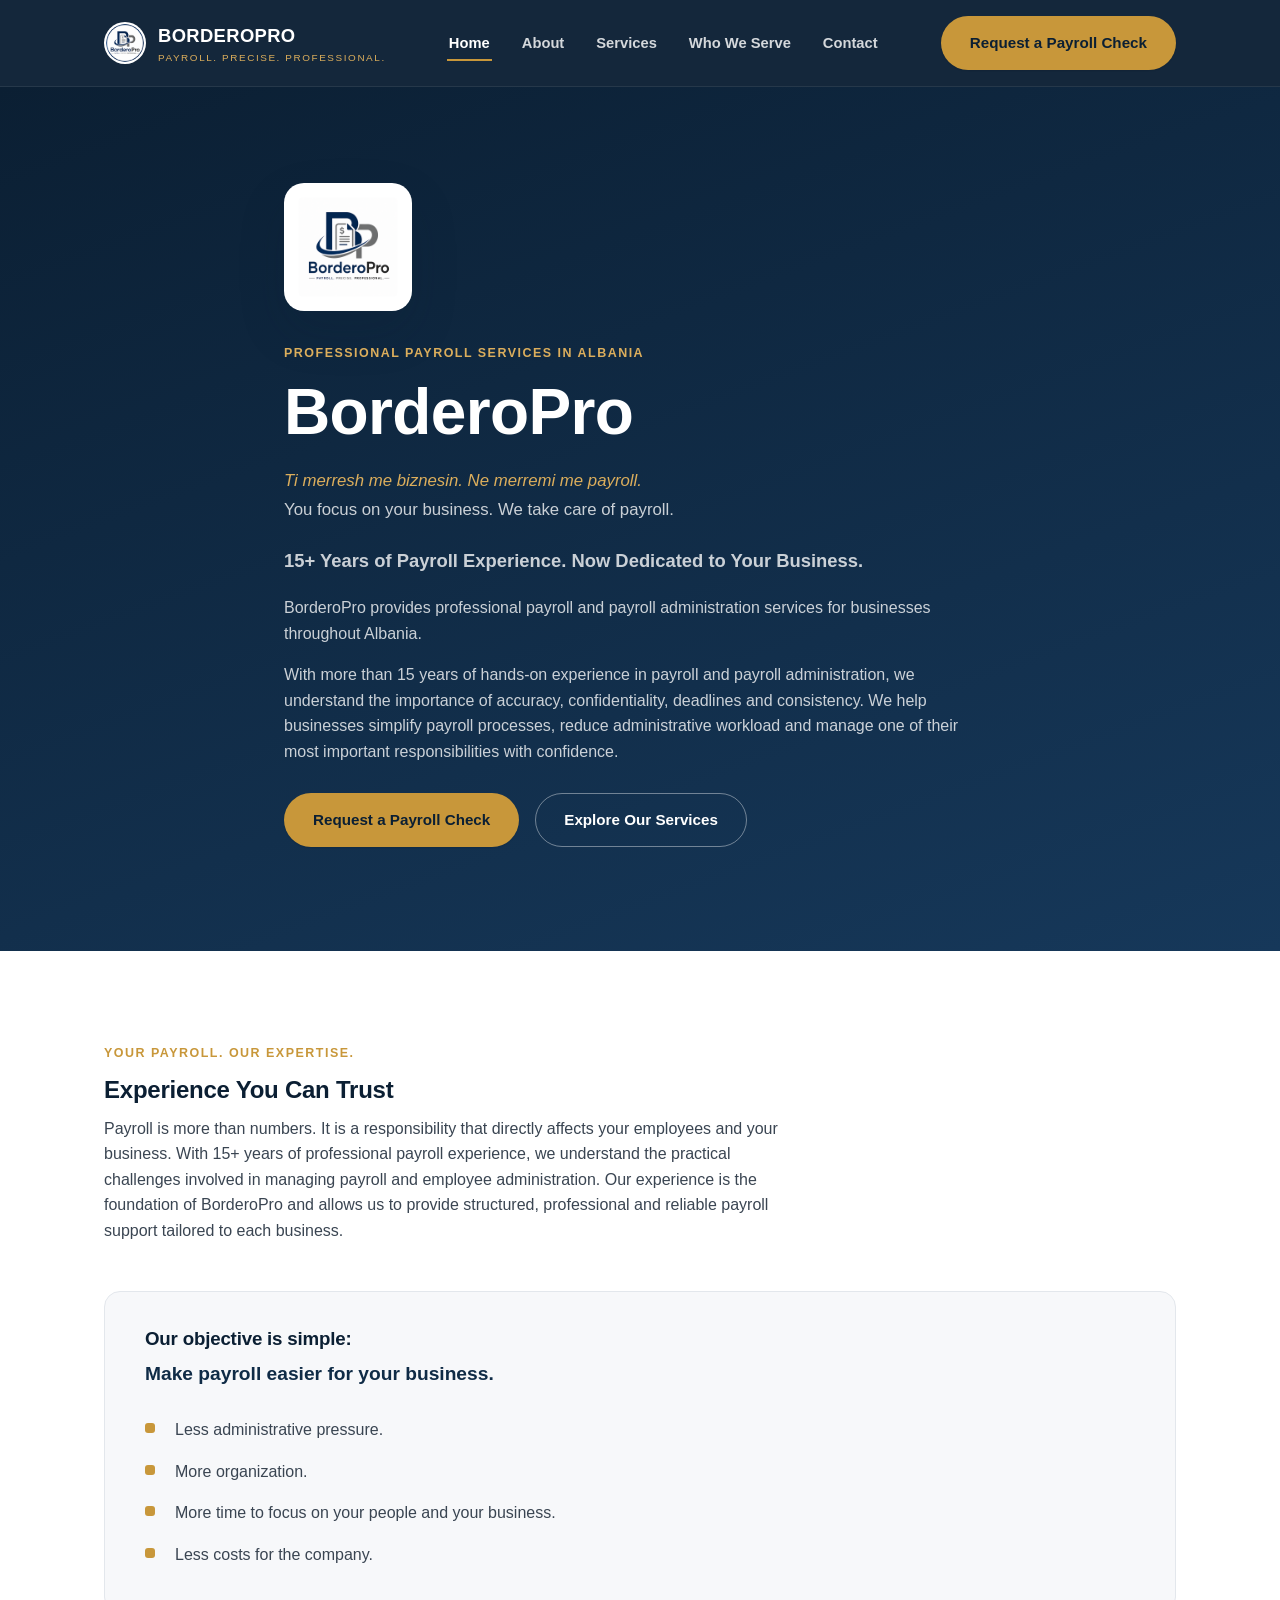
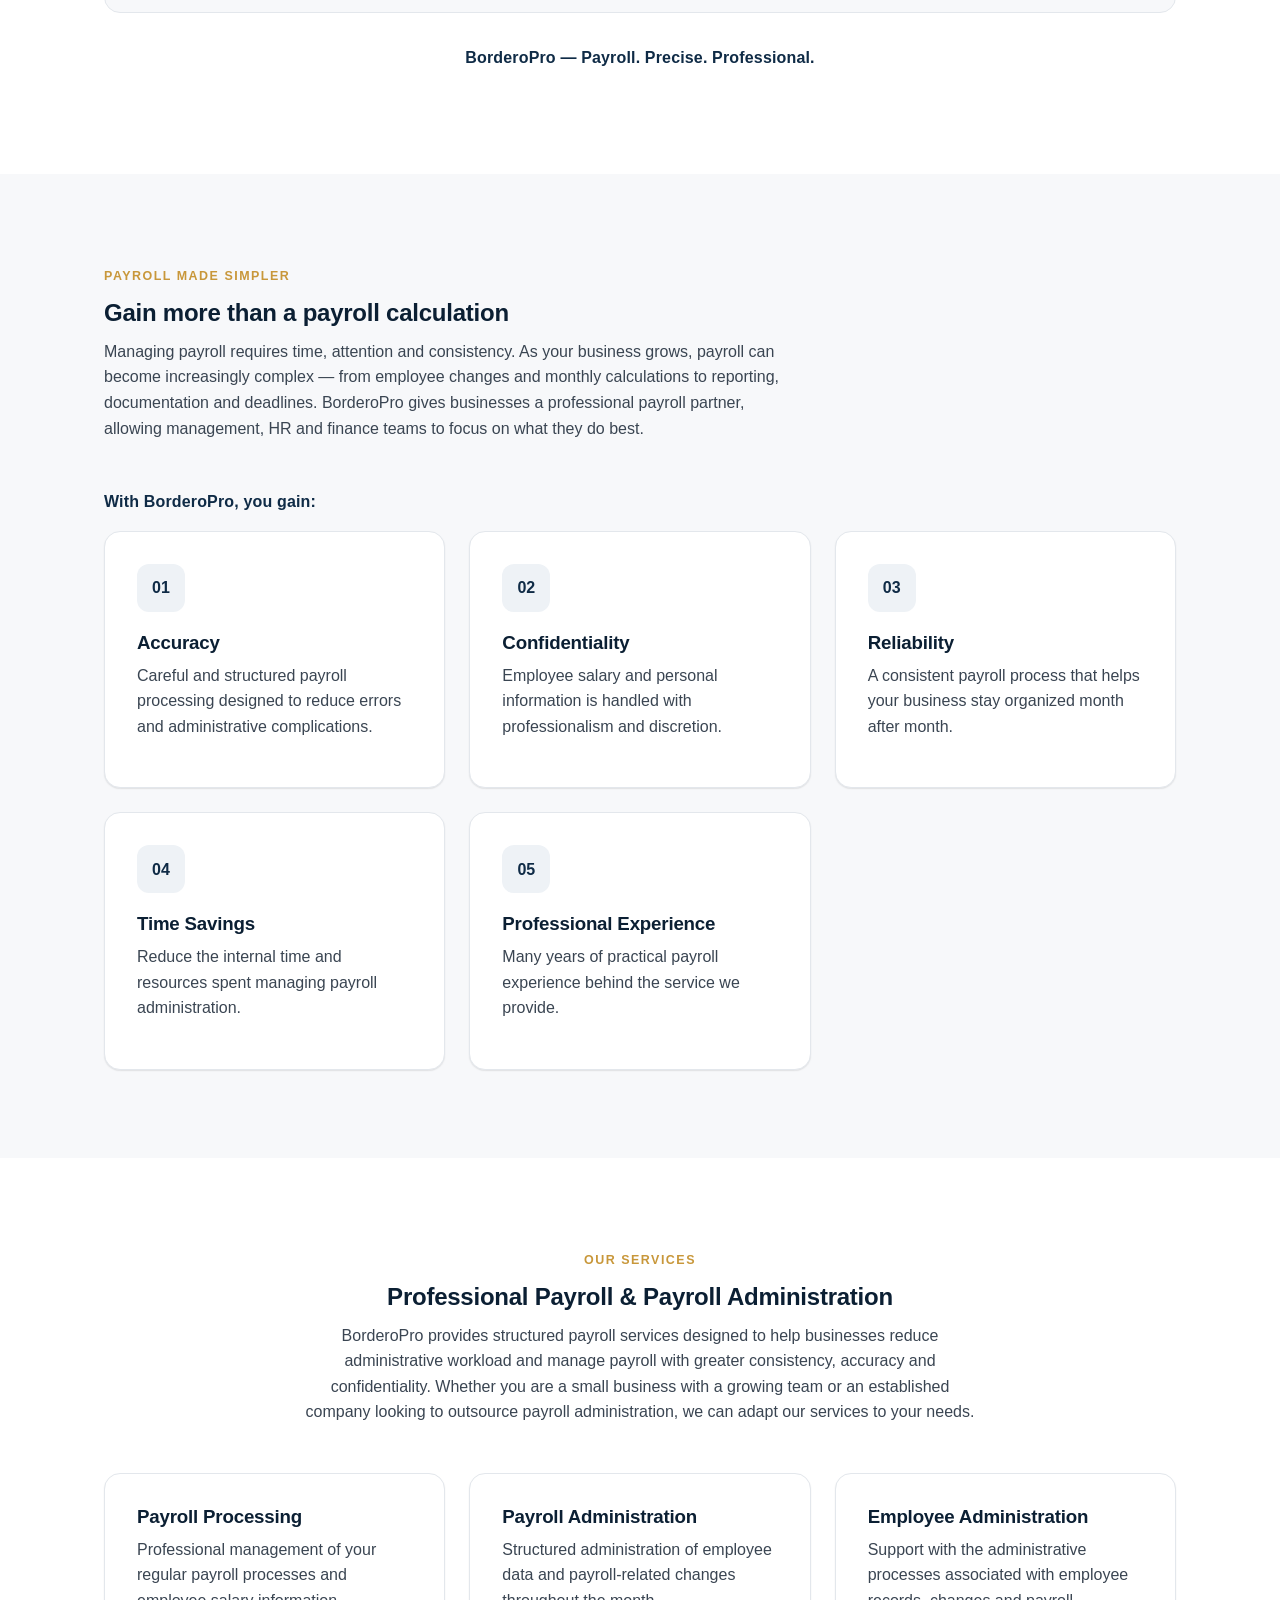
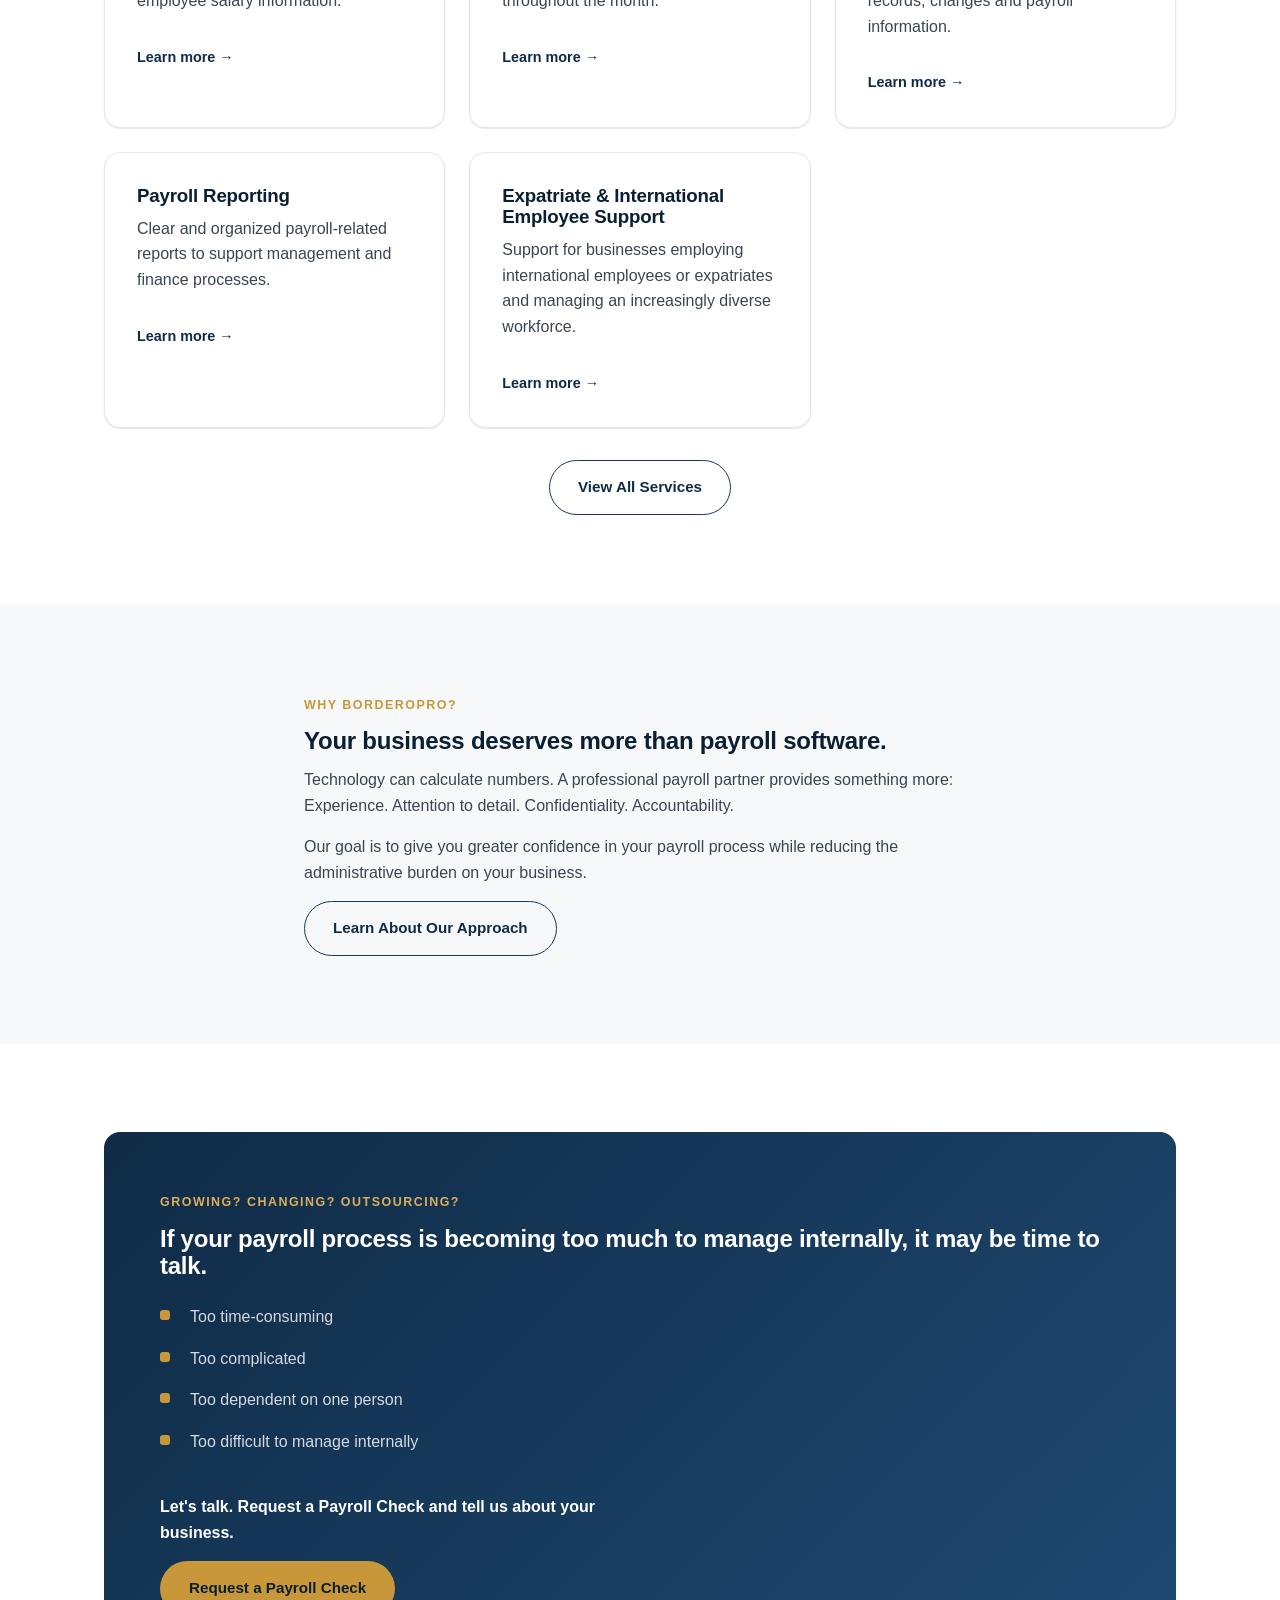
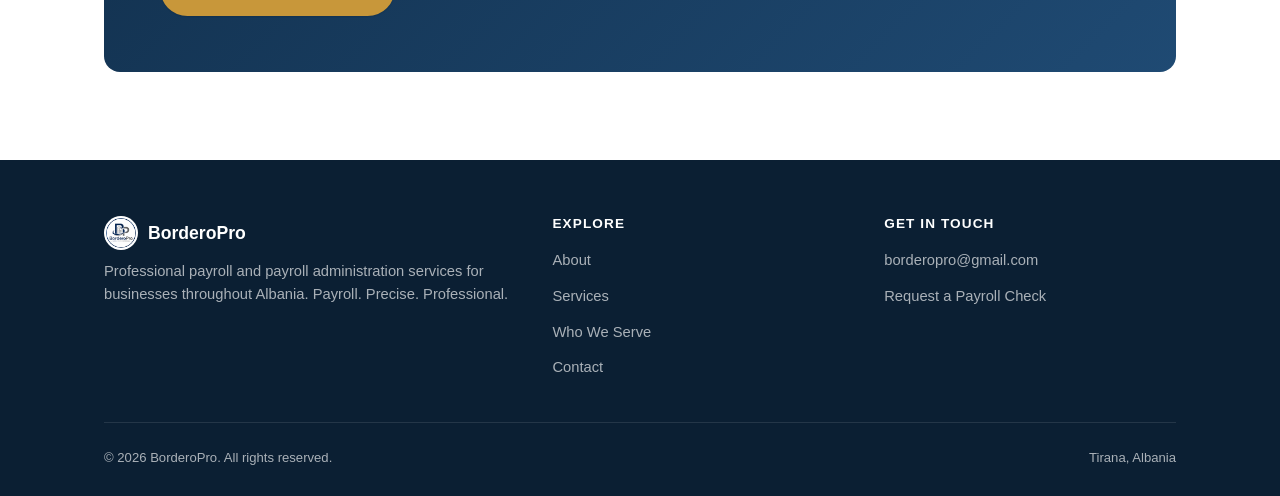
<file: index.html>
<!DOCTYPE html>
<html lang="en">
<head>
<meta charset="UTF-8">
<meta name="viewport" content="width=device-width, initial-scale=1.0">
<title>BorderoPro — Professional Payroll Services in Albania</title>
<meta name="description" content="BorderoPro provides professional payroll and payroll administration services for businesses throughout Albania, backed by 15+ years of hands-on experience.">
<link rel="icon" type="image/png" href="images/favicon.png">
<link rel="stylesheet" href="css/style.css">
<link rel="stylesheet" href="css/home.css">
</head>
<body>

<header class="site-header">
  <nav class="nav">
    <a href="index.html" class="brand">
      <img src="images/logo-mark.png" alt="BorderoPro logo" class="brand-logo">
      <span class="brand-text">BORDEROPRO<small>Payroll. Precise. Professional.</small></span>
    </a>
    <button class="nav-toggle" aria-label="Toggle menu" aria-expanded="false"><span></span><span></span><span></span></button>
    <ul class="nav-links">
      <li><a href="index.html" aria-current="page">Home</a></li>
      <li><a href="about.html">About</a></li>
      <li><a href="services.html">Services</a></li>
      <li><a href="industries.html">Who We Serve</a></li>
      <li><a href="contact.html">Contact</a></li>
    </ul>
    <div class="nav-cta">
      <a href="contact.html" class="btn btn--gold">Request a Payroll Check</a>
    </div>
  </nav>
</header>

<main>

  <!-- HERO -->
  <section class="section section--navy hero">
    <div class="container hero-grid">
      <div>
        <img src="images/logo-full.png" alt="BorderoPro — Payroll. Precise. Professional." class="hero-logo">
        <span class="eyebrow eyebrow--light">Professional Payroll Services in Albania</span>
        <h1>BorderoPro</h1>
        <p class="hero-bilingual">
          <span>Ti merresh me biznesin. Ne merremi me payroll.</span>
          <span>You focus on your business. We take care of payroll.</span>
        </p>
        <p class="hero-lead">15+ Years of Payroll Experience. Now Dedicated to Your Business.</p>
        <p>BorderoPro provides professional payroll and payroll administration services for businesses throughout Albania.</p>
        <p>With more than 15 years of hands-on experience in payroll and payroll administration, we understand the importance of accuracy, confidentiality, deadlines and consistency. We help businesses simplify payroll processes, reduce administrative workload and manage one of their most important responsibilities with confidence.</p>
        <div class="hero-actions">
          <a href="contact.html" class="btn btn--gold">Request a Payroll Check</a>
          <a href="services.html" class="btn btn--outline">Explore Our Services</a>
        </div>
      </div>
    </div>
  </section>

  <!-- EXPERIENCE YOU CAN TRUST -->
  <section class="section">
    <div class="container">
      <div class="section-head">
        <span class="eyebrow">Your Payroll. Our Expertise.</span>
        <h2>Experience You Can Trust</h2>
        <p>Payroll is more than numbers. It is a responsibility that directly affects your employees and your business. With 15+ years of professional payroll experience, we understand the practical challenges involved in managing payroll and employee administration. Our experience is the foundation of BorderoPro and allows us to provide structured, professional and reliable payroll support tailored to each business.</p>
      </div>
      <div class="objective-panel">
        <h3>Our objective is simple:</h3>
        <p class="objective-statement">Make payroll easier for your business.</p>
        <ul class="check-list objective-list">
          <li>Less administrative pressure.</li>
          <li>More organization.</li>
          <li>More time to focus on your people and your business.</li>
          <li>Less costs for the company.</li>
        </ul>
      </div>
      <p class="strapline text-center mt-0">BorderoPro — Payroll. Precise. Professional.</p>
    </div>
  </section>

  <!-- PAYROLL MADE SIMPLER -->
  <section class="section section--alt">
    <div class="container">
      <div class="section-head">
        <span class="eyebrow">Payroll Made Simpler</span>
        <h2>Gain more than a payroll calculation</h2>
        <p>Managing payroll requires time, attention and consistency. As your business grows, payroll can become increasingly complex — from employee changes and monthly calculations to reporting, documentation and deadlines. BorderoPro gives businesses a professional payroll partner, allowing management, HR and finance teams to focus on what they do best.</p>
      </div>
      <p class="strapline">With BorderoPro, you gain:</p>
      <div class="card-grid">
        <div class="card">
          <div class="card-icon">01</div>
          <h3>Accuracy</h3>
          <p>Careful and structured payroll processing designed to reduce errors and administrative complications.</p>
        </div>
        <div class="card">
          <div class="card-icon">02</div>
          <h3>Confidentiality</h3>
          <p>Employee salary and personal information is handled with professionalism and discretion.</p>
        </div>
        <div class="card">
          <div class="card-icon">03</div>
          <h3>Reliability</h3>
          <p>A consistent payroll process that helps your business stay organized month after month.</p>
        </div>
        <div class="card">
          <div class="card-icon">04</div>
          <h3>Time Savings</h3>
          <p>Reduce the internal time and resources spent managing payroll administration.</p>
        </div>
        <div class="card">
          <div class="card-icon">05</div>
          <h3>Professional Experience</h3>
          <p>Many years of practical payroll experience behind the service we provide.</p>
        </div>
      </div>
    </div>
  </section>

  <!-- SERVICES TEASER -->
  <section class="section">
    <div class="container">
      <div class="section-head section-head--center" style="margin-left:auto;margin-right:auto;">
        <span class="eyebrow">Our Services</span>
        <h2>Professional Payroll &amp; Payroll Administration</h2>
        <p>BorderoPro provides structured payroll services designed to help businesses reduce administrative workload and manage payroll with greater consistency, accuracy and confidentiality. Whether you are a small business with a growing team or an established company looking to outsource payroll administration, we can adapt our services to your needs.</p>
      </div>
      <div class="card-grid">
        <a class="card card--link" href="services/payroll-processing.html">
          <h3>Payroll Processing</h3>
          <p>Professional management of your regular payroll processes and employee salary information.</p>
          <span class="card-arrow">Learn more →</span>
        </a>
        <a class="card card--link" href="services/payroll-administration.html">
          <h3>Payroll Administration</h3>
          <p>Structured administration of employee data and payroll-related changes throughout the month.</p>
          <span class="card-arrow">Learn more →</span>
        </a>
        <a class="card card--link" href="services/employee-administration.html">
          <h3>Employee Administration</h3>
          <p>Support with the administrative processes associated with employee records, changes and payroll information.</p>
          <span class="card-arrow">Learn more →</span>
        </a>
        <a class="card card--link" href="services/payroll-reporting.html">
          <h3>Payroll Reporting</h3>
          <p>Clear and organized payroll-related reports to support management and finance processes.</p>
          <span class="card-arrow">Learn more →</span>
        </a>
        <a class="card card--link" href="services/international-expatriate-support.html">
          <h3>Expatriate &amp; International Employee Support</h3>
          <p>Support for businesses employing international employees or expatriates and managing an increasingly diverse workforce.</p>
          <span class="card-arrow">Learn more →</span>
        </a>
      </div>
      <div class="text-center" style="margin-top:32px;">
        <a href="services.html" class="btn btn--navy-outline">View All Services</a>
      </div>
    </div>
  </section>

  <!-- WHY BORDEROPRO -->
  <section class="section section--alt">
    <div class="container why-panel">
      <div>
        <span class="eyebrow">Why BorderoPro?</span>
        <h2>Your business deserves more than payroll software.</h2>
        <p>Technology can calculate numbers. A professional payroll partner provides something more: Experience. Attention to detail. Confidentiality. Accountability.</p>
        <p>Our goal is to give you greater confidence in your payroll process while reducing the administrative burden on your business.</p>
        <a href="about.html" class="btn btn--navy-outline">Learn About Our Approach</a>
      </div>
    </div>
  </section>

  <!-- OUTSOURCING CTA -->
  <section class="section">
    <div class="container">
      <div class="cta-banner">
        <div>
          <span class="eyebrow eyebrow--light">Growing? Changing? Outsourcing?</span>
          <h2>If your payroll process is becoming too much to manage internally, it may be time to talk.</h2>
          <ul class="check-list" style="margin-top:16px;">
            <li>Too time-consuming</li>
            <li>Too complicated</li>
            <li>Too dependent on one person</li>
            <li>Too difficult to manage internally</li>
          </ul>
        </div>
        <div>
          <p style="color:#fff;font-weight:700;margin-bottom:16px;">Let's talk. Request a Payroll Check and tell us about your business.</p>
          <a href="contact.html" class="btn btn--gold">Request a Payroll Check</a>
        </div>
      </div>
    </div>
  </section>

</main>

<footer class="site-footer">
  <div class="container">
    <div class="footer-grid">
      <div>
        <div class="footer-brand"><img src="images/logo-mark.png" alt="" class="footer-logo">BorderoPro</div>
        <p>Professional payroll and payroll administration services for businesses throughout Albania. Payroll. Precise. Professional.</p>
      </div>
      <div>
        <h4>Explore</h4>
        <ul>
          <li><a href="about.html">About</a></li>
          <li><a href="services.html">Services</a></li>
          <li><a href="industries.html">Who We Serve</a></li>
          <li><a href="contact.html">Contact</a></li>
        </ul>
      </div>
      <div>
        <h4>Get in Touch</h4>
        <ul>
          <li><a href="mailto:borderopro@gmail.com">borderopro@gmail.com</a></li>
          <li><a href="contact.html">Request a Payroll Check</a></li>
        </ul>
      </div>
    </div>
    <div class="footer-bottom">
      <span>&copy; <span data-year></span> BorderoPro. All rights reserved.</span>
      <span>Tirana, Albania</span>
    </div>
  </div>
</footer>

<script src="js/main.js"></script>
</body>
</html>
</file>
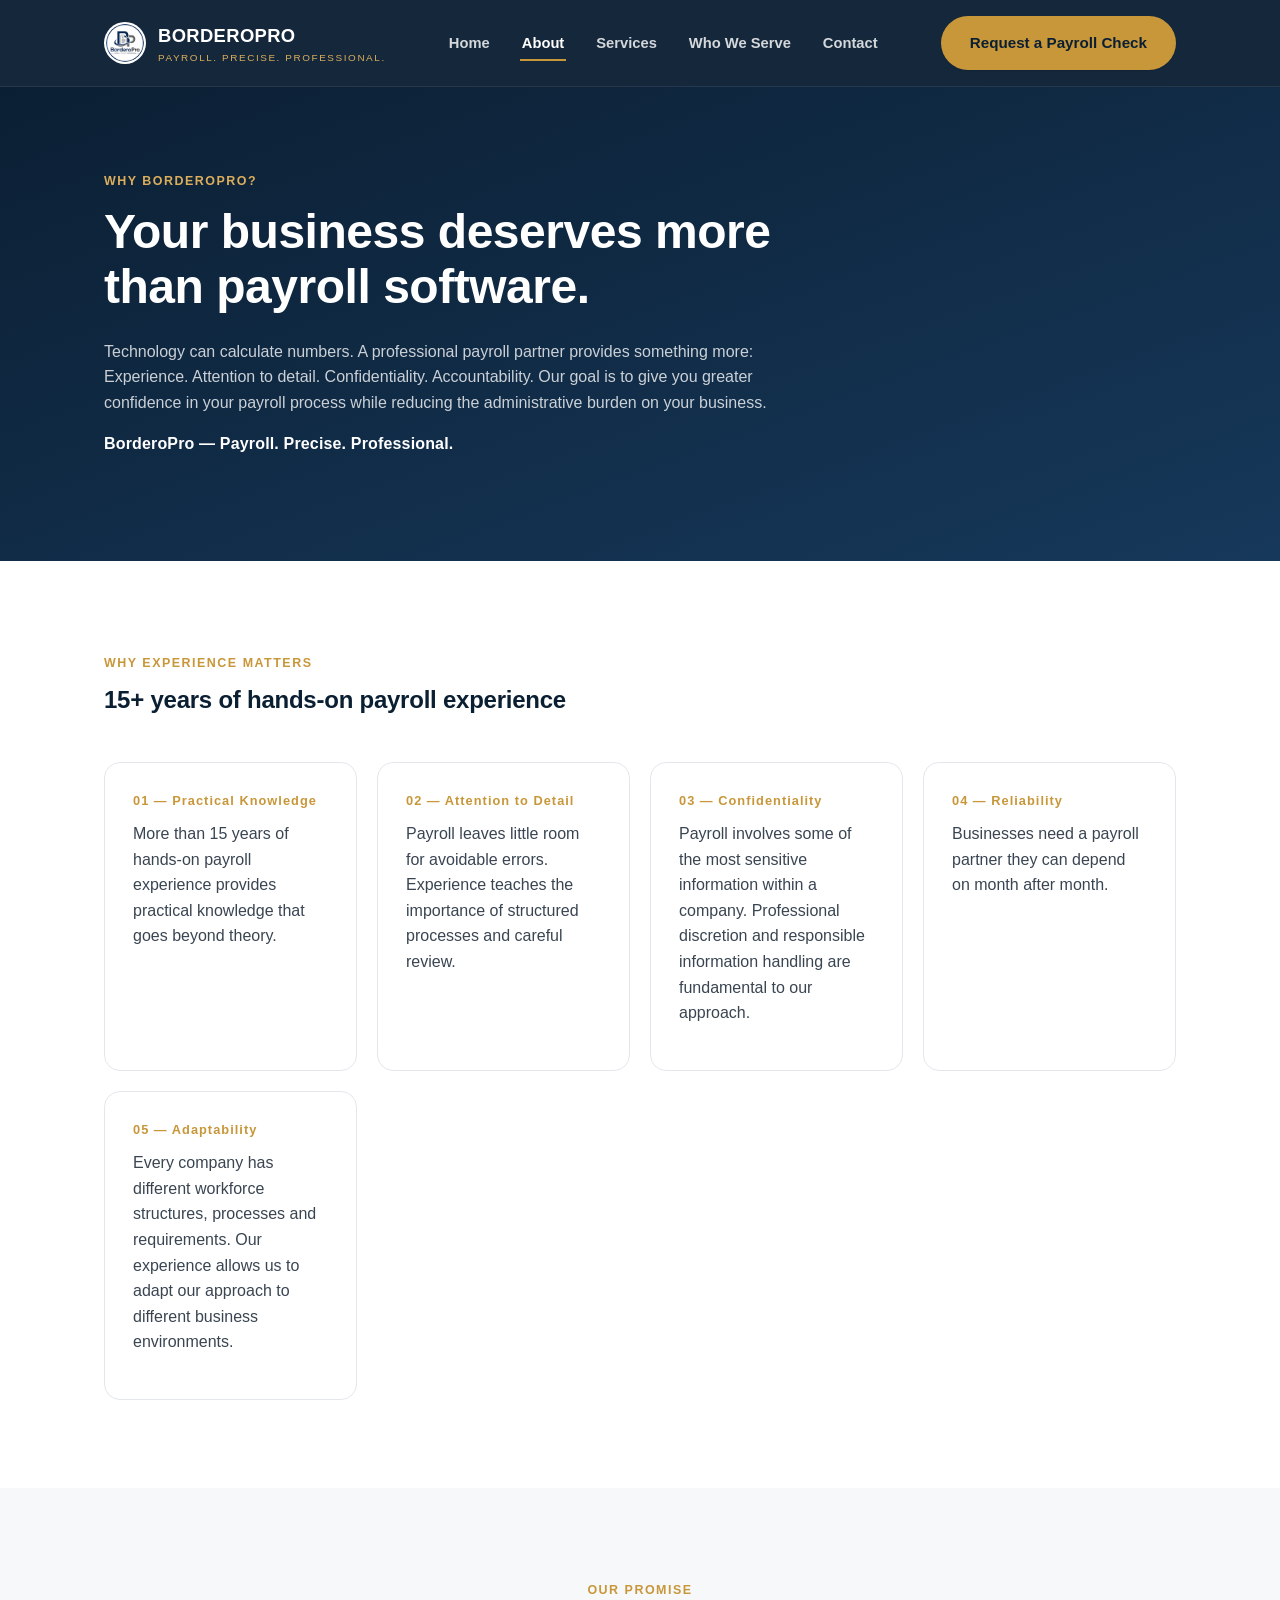
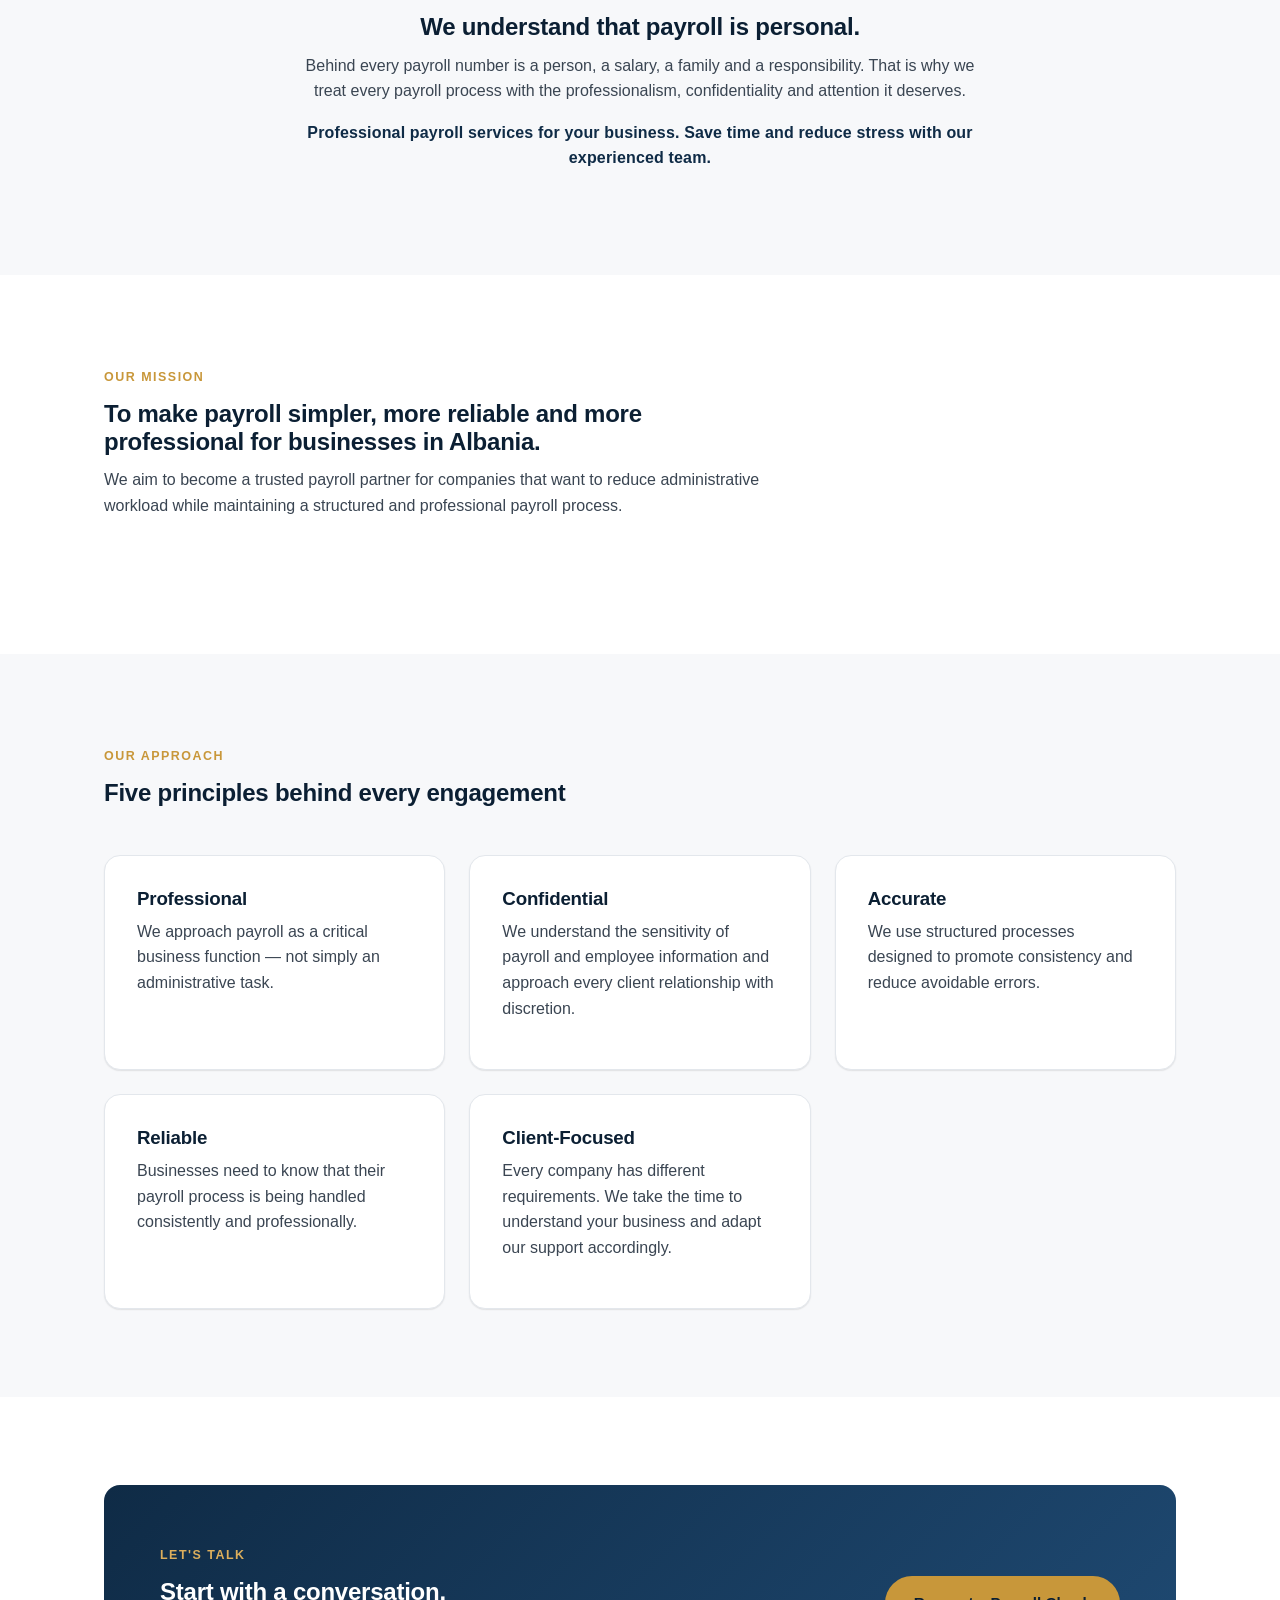
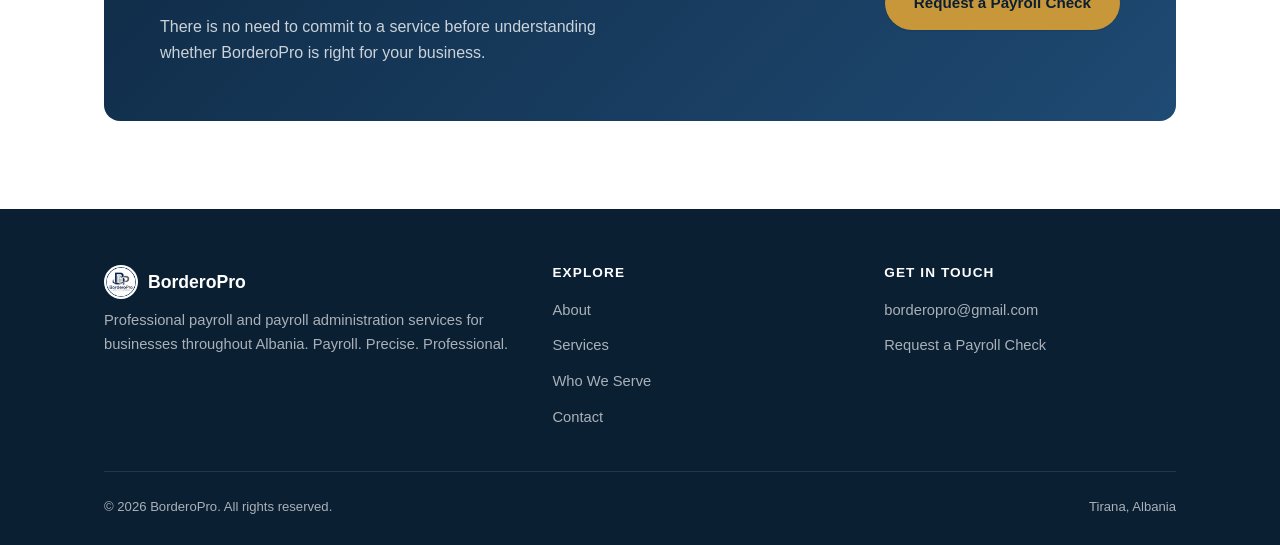
<file: about.html>
<!DOCTYPE html>
<html lang="en">
<head>
<meta charset="UTF-8">
<meta name="viewport" content="width=device-width, initial-scale=1.0">
<title>About BorderoPro — 15+ Years of Payroll Experience</title>
<meta name="description" content="Why businesses trust BorderoPro: practical experience, attention to detail, confidentiality, reliability and a client-focused approach to payroll.">
<link rel="icon" type="image/png" href="images/favicon.png">
<link rel="stylesheet" href="css/style.css">
<link rel="stylesheet" href="css/about.css">
</head>
<body>

<header class="site-header">
  <nav class="nav">
    <a href="index.html" class="brand">
      <img src="images/logo-mark.png" alt="BorderoPro logo" class="brand-logo">
      <span class="brand-text">BORDEROPRO<small>Payroll. Precise. Professional.</small></span>
    </a>
    <button class="nav-toggle" aria-label="Toggle menu" aria-expanded="false"><span></span><span></span><span></span></button>
    <ul class="nav-links">
      <li><a href="index.html">Home</a></li>
      <li><a href="about.html" aria-current="page">About</a></li>
      <li><a href="services.html">Services</a></li>
      <li><a href="industries.html">Who We Serve</a></li>
      <li><a href="contact.html">Contact</a></li>
    </ul>
    <div class="nav-cta">
      <a href="contact.html" class="btn btn--gold">Request a Payroll Check</a>
    </div>
  </nav>
</header>

<main>

  <section class="section section--navy page-hero">
    <div class="container">
      <span class="eyebrow eyebrow--light">Why BorderoPro?</span>
      <h1>Your business deserves more than payroll software.</h1>
      <p>Technology can calculate numbers. A professional payroll partner provides something more: Experience. Attention to detail. Confidentiality. Accountability. Our goal is to give you greater confidence in your payroll process while reducing the administrative burden on your business.</p>
      <p class="strapline" style="color:#fff;">BorderoPro — Payroll. Precise. Professional.</p>
    </div>
  </section>

  <!-- WHY EXPERIENCE MATTERS -->
  <section class="section">
    <div class="container">
      <div class="section-head">
        <span class="eyebrow">Why Experience Matters</span>
        <h2>15+ years of hands-on payroll experience</h2>
      </div>
      <div class="numbered-grid">
        <div class="numbered-item">
          <span class="num">01 — Practical Knowledge</span>
          <p>More than 15 years of hands-on payroll experience provides practical knowledge that goes beyond theory.</p>
        </div>
        <div class="numbered-item">
          <span class="num">02 — Attention to Detail</span>
          <p>Payroll leaves little room for avoidable errors. Experience teaches the importance of structured processes and careful review.</p>
        </div>
        <div class="numbered-item">
          <span class="num">03 — Confidentiality</span>
          <p>Payroll involves some of the most sensitive information within a company. Professional discretion and responsible information handling are fundamental to our approach.</p>
        </div>
        <div class="numbered-item">
          <span class="num">04 — Reliability</span>
          <p>Businesses need a payroll partner they can depend on month after month.</p>
        </div>
        <div class="numbered-item">
          <span class="num">05 — Adaptability</span>
          <p>Every company has different workforce structures, processes and requirements. Our experience allows us to adapt our approach to different business environments.</p>
        </div>
      </div>
    </div>
  </section>

  <!-- OUR PROMISE -->
  <section class="section section--alt">
    <div class="container promise-panel">
      <span class="eyebrow">Our Promise</span>
      <h2>We understand that payroll is personal.</h2>
      <p>Behind every payroll number is a person, a salary, a family and a responsibility. That is why we treat every payroll process with the professionalism, confidentiality and attention it deserves.</p>
      <p class="strapline">Professional payroll services for your business. Save time and reduce stress with our experienced team.</p>
    </div>
  </section>

  <!-- OUR MISSION -->
  <section class="section">
    <div class="container">
      <div class="section-head">
        <span class="eyebrow">Our Mission</span>
        <h2>To make payroll simpler, more reliable and more professional for businesses in Albania.</h2>
        <p>We aim to become a trusted payroll partner for companies that want to reduce administrative workload while maintaining a structured and professional payroll process.</p>
      </div>
    </div>
  </section>

  <!-- OUR APPROACH -->
  <section class="section section--alt">
    <div class="container">
      <div class="section-head">
        <span class="eyebrow">Our Approach</span>
        <h2>Five principles behind every engagement</h2>
      </div>
      <div class="card-grid">
        <div class="card">
          <h3>Professional</h3>
          <p>We approach payroll as a critical business function — not simply an administrative task.</p>
        </div>
        <div class="card">
          <h3>Confidential</h3>
          <p>We understand the sensitivity of payroll and employee information and approach every client relationship with discretion.</p>
        </div>
        <div class="card">
          <h3>Accurate</h3>
          <p>We use structured processes designed to promote consistency and reduce avoidable errors.</p>
        </div>
        <div class="card">
          <h3>Reliable</h3>
          <p>Businesses need to know that their payroll process is being handled consistently and professionally.</p>
        </div>
        <div class="card">
          <h3>Client-Focused</h3>
          <p>Every company has different requirements. We take the time to understand your business and adapt our support accordingly.</p>
        </div>
      </div>
    </div>
  </section>

  <section class="section">
    <div class="container">
      <div class="cta-banner">
        <div>
          <span class="eyebrow eyebrow--light">Let's Talk</span>
          <h2>Start with a conversation.</h2>
          <p>There is no need to commit to a service before understanding whether BorderoPro is right for your business.</p>
        </div>
        <a href="contact.html" class="btn btn--gold">Request a Payroll Check</a>
      </div>
    </div>
  </section>

</main>

<footer class="site-footer">
  <div class="container">
    <div class="footer-grid">
      <div>
        <div class="footer-brand"><img src="images/logo-mark.png" alt="" class="footer-logo">BorderoPro</div>
        <p>Professional payroll and payroll administration services for businesses throughout Albania. Payroll. Precise. Professional.</p>
      </div>
      <div>
        <h4>Explore</h4>
        <ul>
          <li><a href="about.html">About</a></li>
          <li><a href="services.html">Services</a></li>
          <li><a href="industries.html">Who We Serve</a></li>
          <li><a href="contact.html">Contact</a></li>
        </ul>
      </div>
      <div>
        <h4>Get in Touch</h4>
        <ul>
          <li><a href="mailto:borderopro@gmail.com">borderopro@gmail.com</a></li>
          <li><a href="contact.html">Request a Payroll Check</a></li>
        </ul>
      </div>
    </div>
    <div class="footer-bottom">
      <span>&copy; <span data-year></span> BorderoPro. All rights reserved.</span>
      <span>Tirana, Albania</span>
    </div>
  </div>
</footer>

<script src="js/main.js"></script>
</body>
</html>
</file>
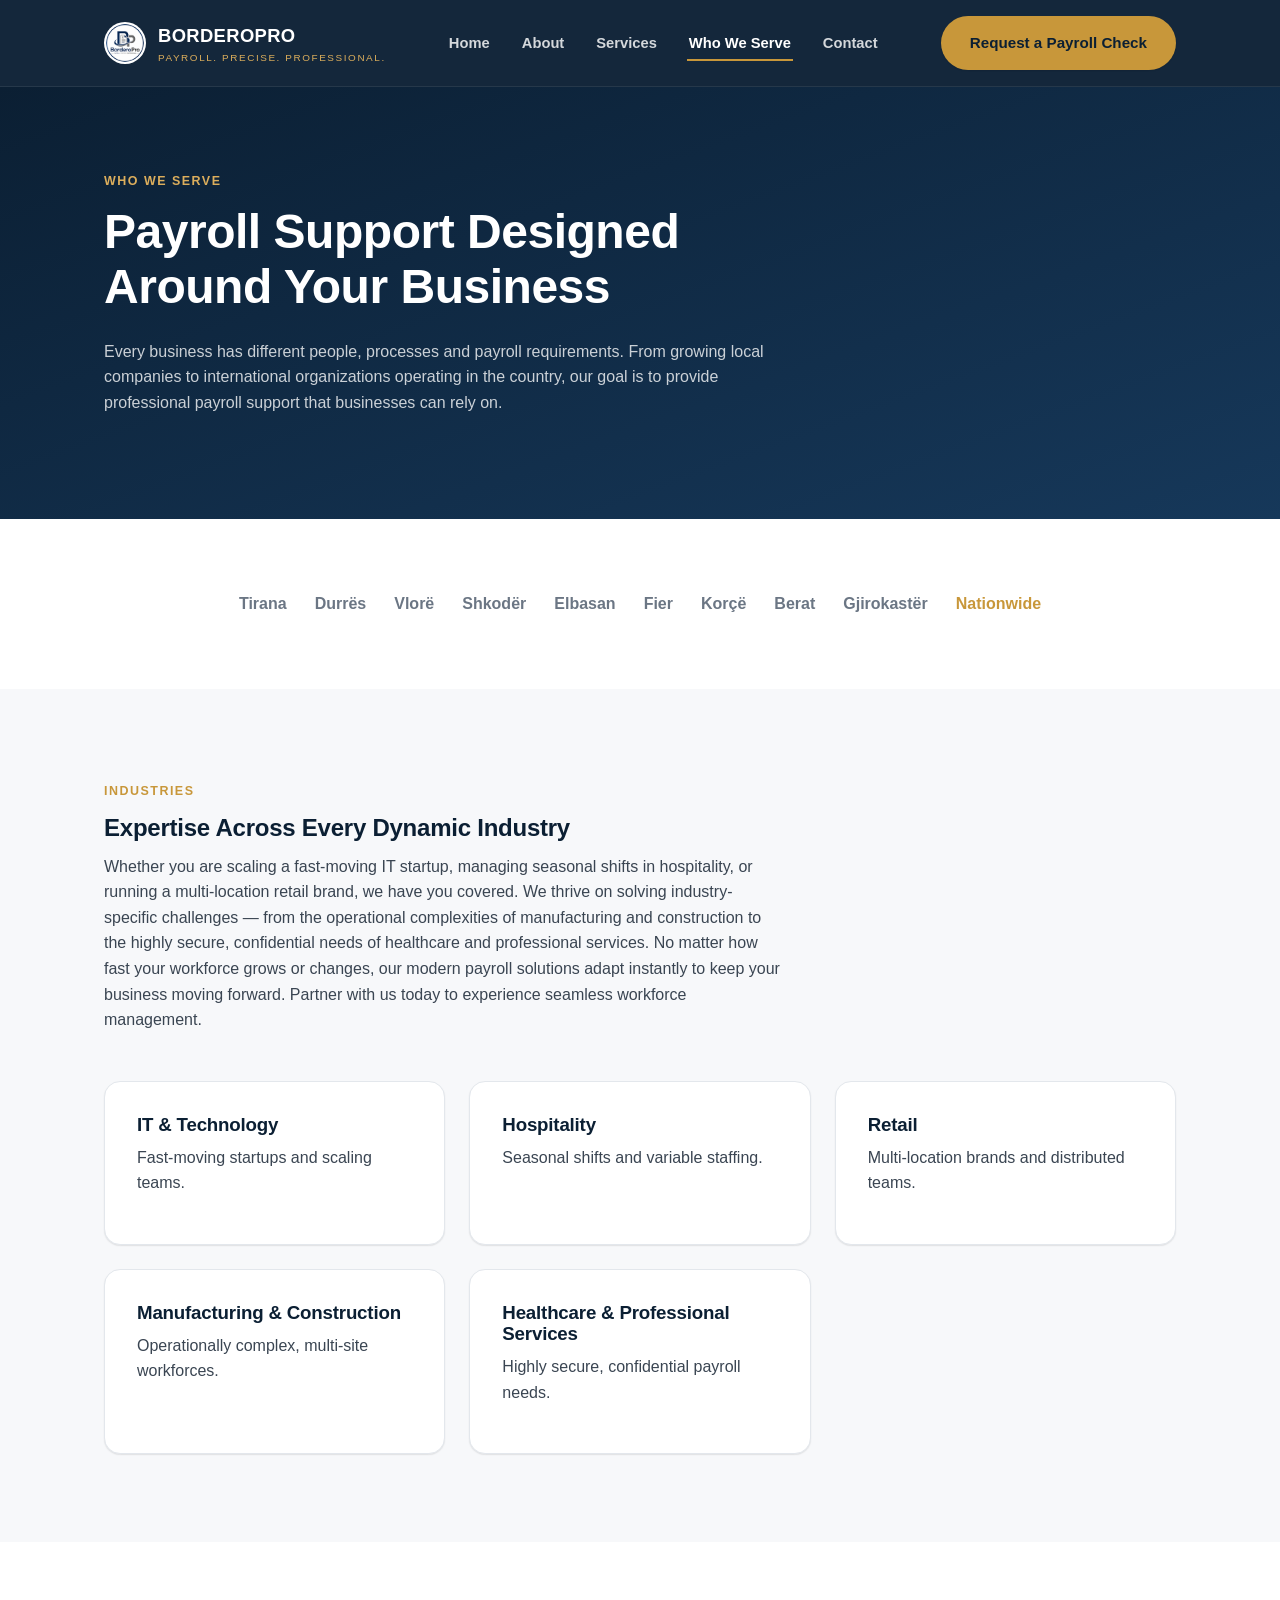
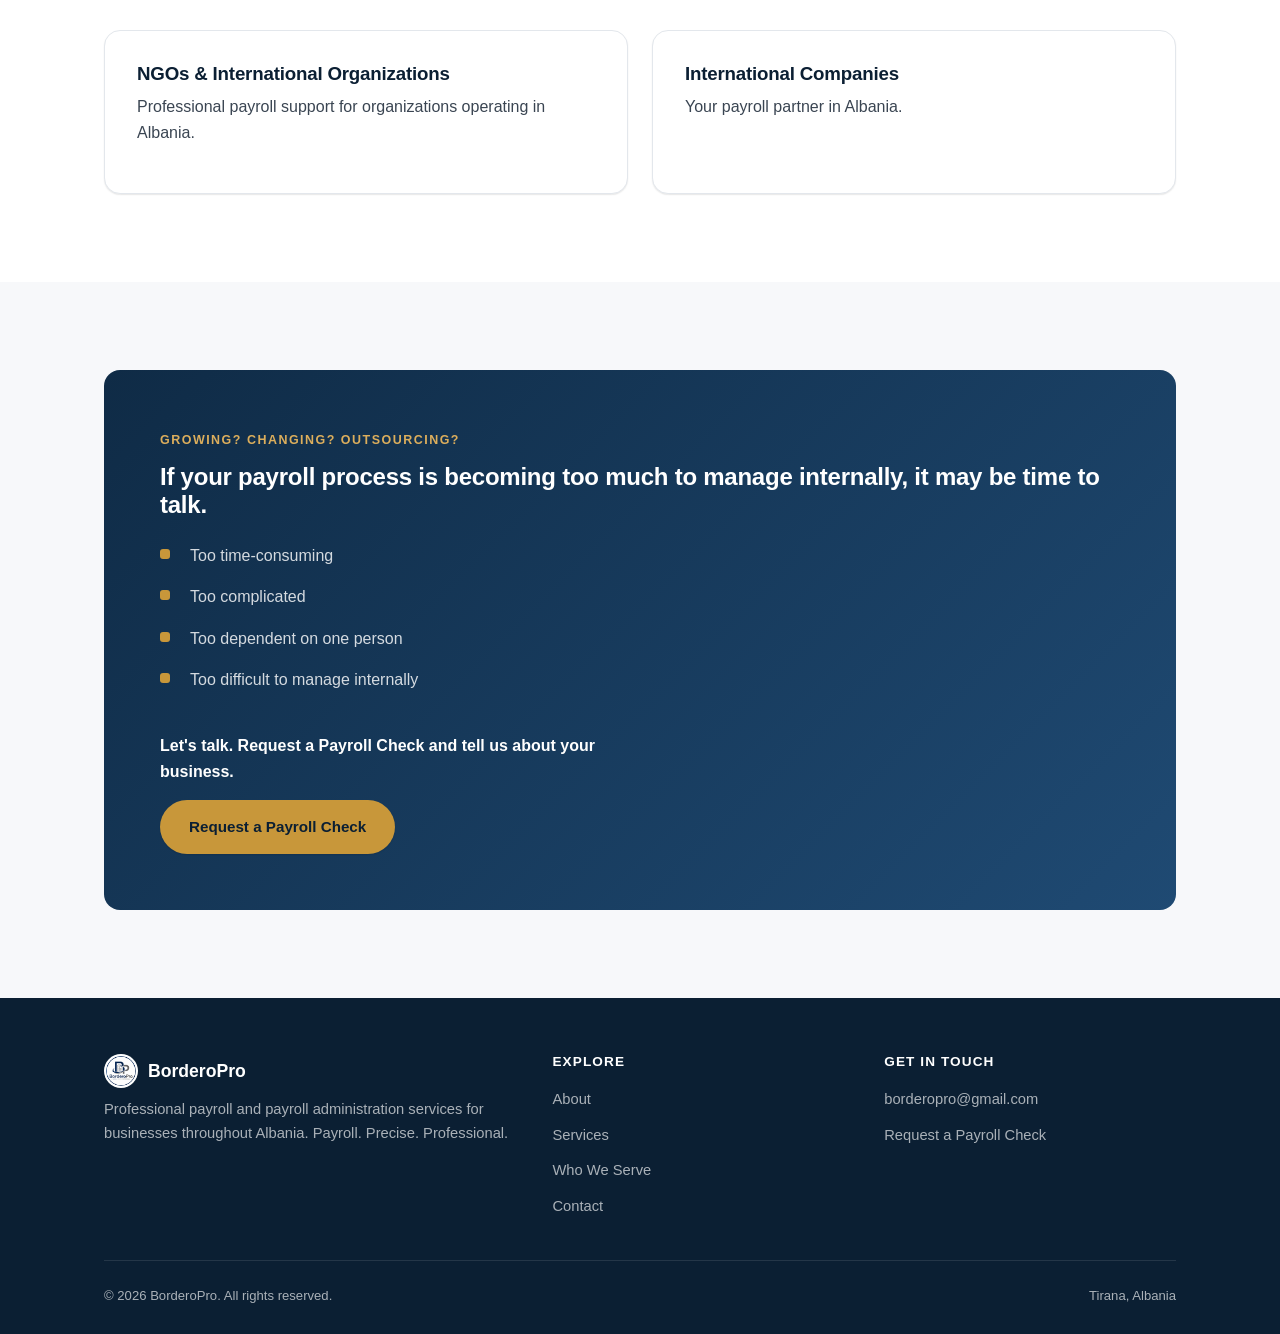
<file: industries.html>
<!DOCTYPE html>
<html lang="en">
<head>
<meta charset="UTF-8">
<meta name="viewport" content="width=device-width, initial-scale=1.0">
<title>Who We Serve — BorderoPro</title>
<meta name="description" content="Payroll support for growing local companies, international organizations, NGOs and every industry across Albania — from Tirana to nationwide.">
<link rel="icon" type="image/png" href="images/favicon.png">
<link rel="stylesheet" href="css/style.css">
<link rel="stylesheet" href="css/industries.css">
</head>
<body>

<header class="site-header">
  <nav class="nav">
    <a href="index.html" class="brand">
      <img src="images/logo-mark.png" alt="BorderoPro logo" class="brand-logo">
      <span class="brand-text">BORDEROPRO<small>Payroll. Precise. Professional.</small></span>
    </a>
    <button class="nav-toggle" aria-label="Toggle menu" aria-expanded="false"><span></span><span></span><span></span></button>
    <ul class="nav-links">
      <li><a href="index.html">Home</a></li>
      <li><a href="about.html">About</a></li>
      <li><a href="services.html">Services</a></li>
      <li><a href="industries.html" aria-current="page">Who We Serve</a></li>
      <li><a href="contact.html">Contact</a></li>
    </ul>
    <div class="nav-cta">
      <a href="contact.html" class="btn btn--gold">Request a Payroll Check</a>
    </div>
  </nav>
</header>

<main>

  <section class="section section--navy page-hero">
    <div class="container">
      <span class="eyebrow eyebrow--light">Who We Serve</span>
      <h1>Payroll Support Designed Around Your Business</h1>
      <p>Every business has different people, processes and payroll requirements. From growing local companies to international organizations operating in the country, our goal is to provide professional payroll support that businesses can rely on.</p>
    </div>
  </section>

  <!-- REGIONS -->
  <section class="section section--tight">
    <div class="container">
      <div class="regions-strip">
        <span>Tirana</span><span>Durrës</span><span>Vlorë</span><span>Shkodër</span><span>Elbasan</span><span>Fier</span><span>Korçë</span><span>Berat</span><span>Gjirokastër</span><span class="regions-strip__highlight">Nationwide</span>
      </div>
    </div>
  </section>

  <!-- INDUSTRIES -->
  <section class="section section--alt">
    <div class="container">
      <div class="section-head">
        <span class="eyebrow">Industries</span>
        <h2>Expertise Across Every Dynamic Industry</h2>
        <p>Whether you are scaling a fast-moving IT startup, managing seasonal shifts in hospitality, or running a multi-location retail brand, we have you covered. We thrive on solving industry-specific challenges — from the operational complexities of manufacturing and construction to the highly secure, confidential needs of healthcare and professional services. No matter how fast your workforce grows or changes, our modern payroll solutions adapt instantly to keep your business moving forward. Partner with us today to experience seamless workforce management.</p>
      </div>
      <div class="card-grid">
        <div class="card"><h3>IT &amp; Technology</h3><p>Fast-moving startups and scaling teams.</p></div>
        <div class="card"><h3>Hospitality</h3><p>Seasonal shifts and variable staffing.</p></div>
        <div class="card"><h3>Retail</h3><p>Multi-location brands and distributed teams.</p></div>
        <div class="card"><h3>Manufacturing &amp; Construction</h3><p>Operationally complex, multi-site workforces.</p></div>
        <div class="card"><h3>Healthcare &amp; Professional Services</h3><p>Highly secure, confidential payroll needs.</p></div>
      </div>
    </div>
  </section>

  <!-- NGO / INTERNATIONAL -->
  <section class="section">
    <div class="container">
      <div class="card-grid">
        <div class="card">
          <h3>NGOs &amp; International Organizations</h3>
          <p>Professional payroll support for organizations operating in Albania.</p>
        </div>
        <div class="card">
          <h3>International Companies</h3>
          <p>Your payroll partner in Albania.</p>
        </div>
      </div>
    </div>
  </section>

  <!-- OUTSOURCING CTA -->
  <section class="section section--alt">
    <div class="container">
      <div class="cta-banner">
        <div>
          <span class="eyebrow eyebrow--light">Growing? Changing? Outsourcing?</span>
          <h2>If your payroll process is becoming too much to manage internally, it may be time to talk.</h2>
          <ul class="check-list" style="margin-top:16px;">
            <li>Too time-consuming</li>
            <li>Too complicated</li>
            <li>Too dependent on one person</li>
            <li>Too difficult to manage internally</li>
          </ul>
        </div>
        <div>
          <p style="color:#fff;font-weight:700;margin-bottom:16px;">Let's talk. Request a Payroll Check and tell us about your business.</p>
          <a href="contact.html" class="btn btn--gold">Request a Payroll Check</a>
        </div>
      </div>
    </div>
  </section>

</main>

<footer class="site-footer">
  <div class="container">
    <div class="footer-grid">
      <div>
        <div class="footer-brand"><img src="images/logo-mark.png" alt="" class="footer-logo">BorderoPro</div>
        <p>Professional payroll and payroll administration services for businesses throughout Albania. Payroll. Precise. Professional.</p>
      </div>
      <div>
        <h4>Explore</h4>
        <ul>
          <li><a href="about.html">About</a></li>
          <li><a href="services.html">Services</a></li>
          <li><a href="industries.html">Who We Serve</a></li>
          <li><a href="contact.html">Contact</a></li>
        </ul>
      </div>
      <div>
        <h4>Get in Touch</h4>
        <ul>
          <li><a href="mailto:borderopro@gmail.com">borderopro@gmail.com</a></li>
          <li><a href="contact.html">Request a Payroll Check</a></li>
        </ul>
      </div>
    </div>
    <div class="footer-bottom">
      <span>&copy; <span data-year></span> BorderoPro. All rights reserved.</span>
      <span>Tirana, Albania</span>
    </div>
  </div>
</footer>

<script src="js/main.js"></script>
</body>
</html>
</file>
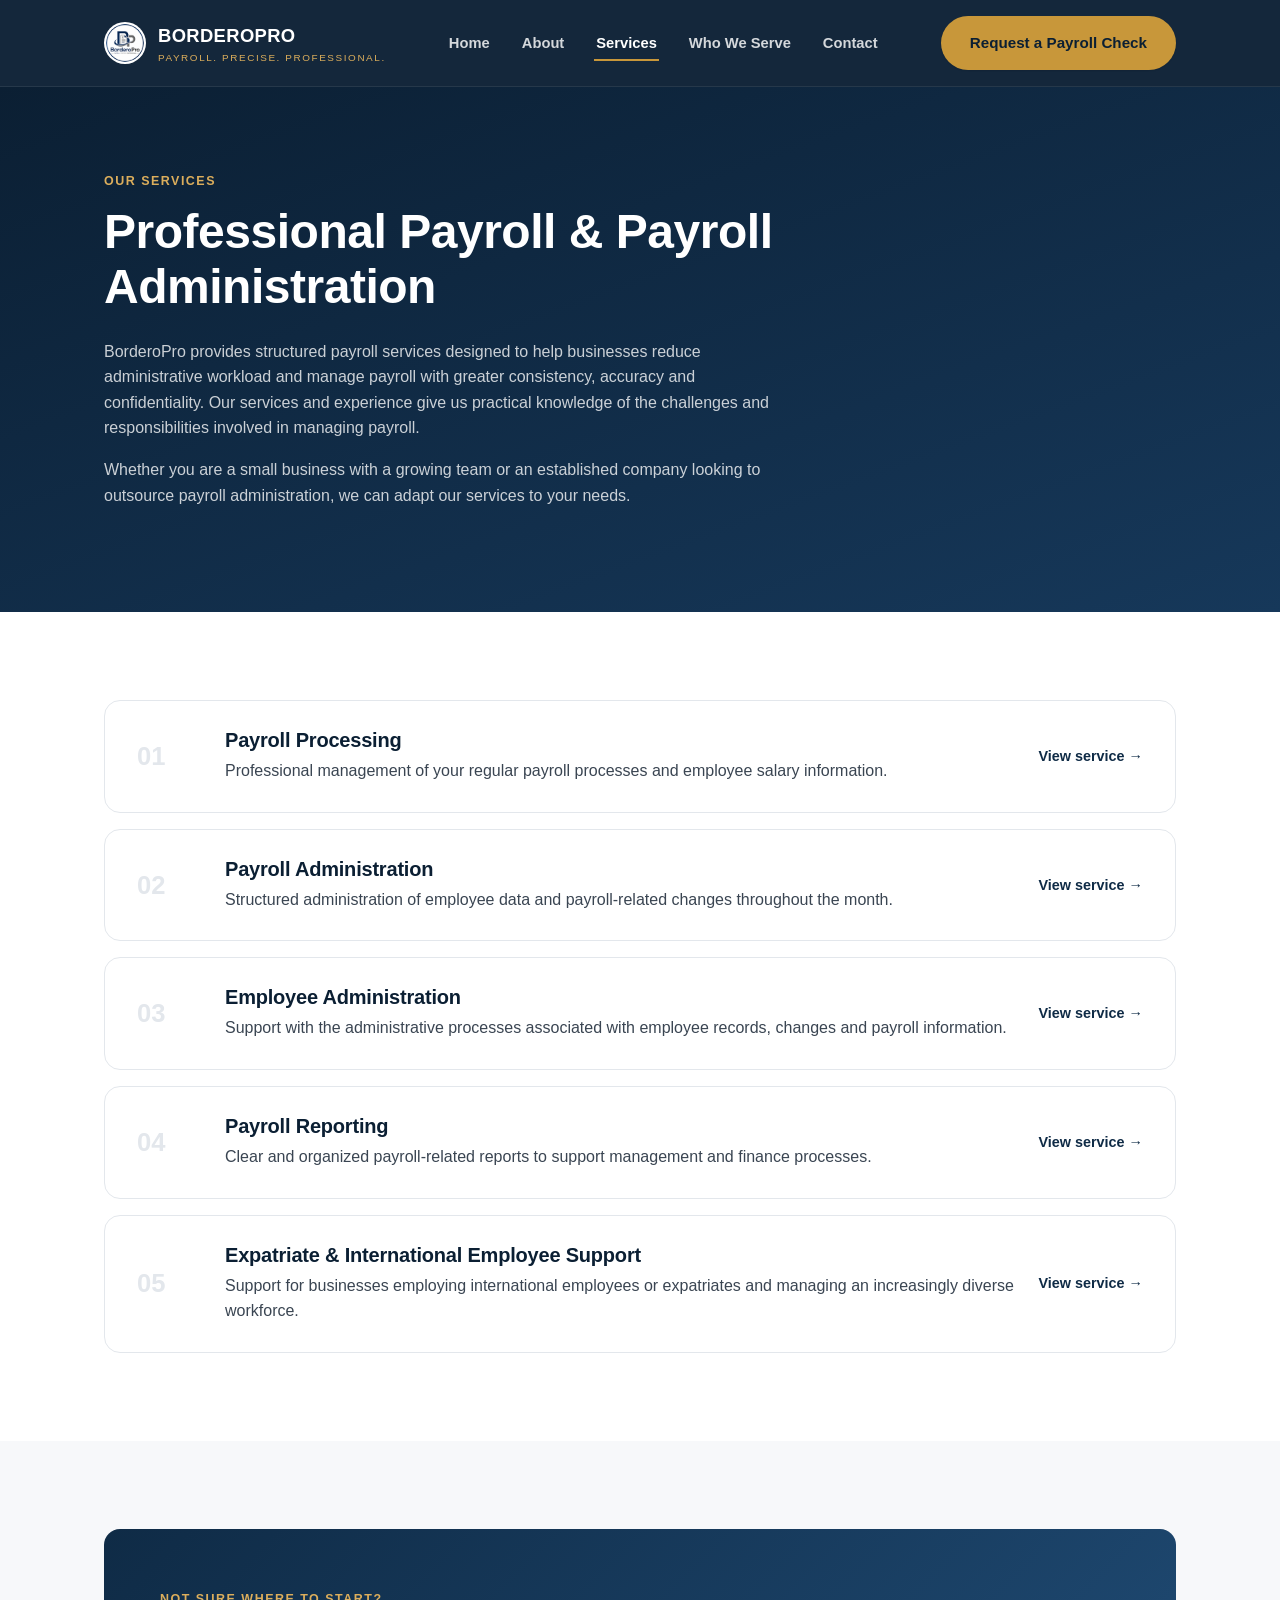
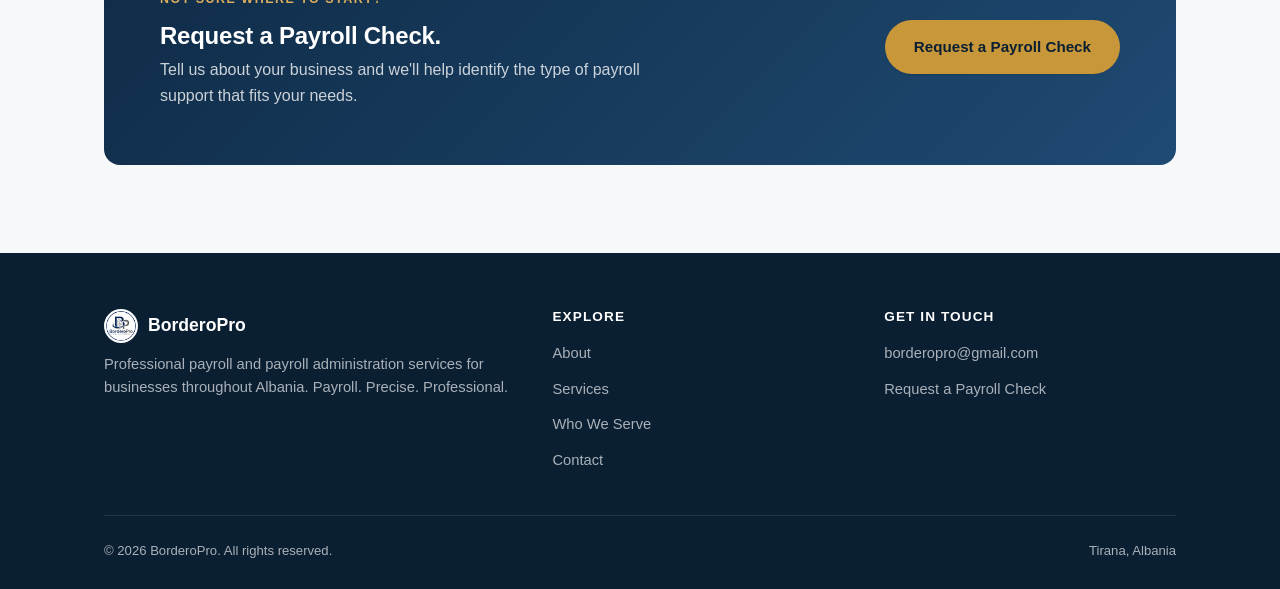
<file: services.html>
<!DOCTYPE html>
<html lang="en">
<head>
<meta charset="UTF-8">
<meta name="viewport" content="width=device-width, initial-scale=1.0">
<title>Payroll Services — BorderoPro</title>
<meta name="description" content="Payroll Processing, Payroll Administration, Employee Administration, Payroll Reporting and International & Expatriate Employee Support from BorderoPro.">
<link rel="icon" type="image/png" href="images/favicon.png">
<link rel="stylesheet" href="css/style.css">
<link rel="stylesheet" href="css/services.css">
</head>
<body>

<header class="site-header">
  <nav class="nav">
    <a href="index.html" class="brand">
      <img src="images/logo-mark.png" alt="BorderoPro logo" class="brand-logo">
      <span class="brand-text">BORDEROPRO<small>Payroll. Precise. Professional.</small></span>
    </a>
    <button class="nav-toggle" aria-label="Toggle menu" aria-expanded="false"><span></span><span></span><span></span></button>
    <ul class="nav-links">
      <li><a href="index.html">Home</a></li>
      <li><a href="about.html">About</a></li>
      <li><a href="services.html" aria-current="page">Services</a></li>
      <li><a href="industries.html">Who We Serve</a></li>
      <li><a href="contact.html">Contact</a></li>
    </ul>
    <div class="nav-cta">
      <a href="contact.html" class="btn btn--gold">Request a Payroll Check</a>
    </div>
  </nav>
</header>

<main>

  <section class="section section--navy page-hero">
    <div class="container">
      <span class="eyebrow eyebrow--light">Our Services</span>
      <h1>Professional Payroll &amp; Payroll Administration</h1>
      <p>BorderoPro provides structured payroll services designed to help businesses reduce administrative workload and manage payroll with greater consistency, accuracy and confidentiality. Our services and experience give us practical knowledge of the challenges and responsibilities involved in managing payroll.</p>
      <p>Whether you are a small business with a growing team or an established company looking to outsource payroll administration, we can adapt our services to your needs.</p>
    </div>
  </section>

  <section class="section">
    <div class="container">
      <div class="services-list">

        <a class="service-row" href="services/payroll-processing.html">
          <div class="service-row-index">01</div>
          <div>
            <h2>Payroll Processing</h2>
            <p>Professional management of your regular payroll processes and employee salary information.</p>
          </div>
          <span class="card-arrow">View service →</span>
        </a>

        <a class="service-row" href="services/payroll-administration.html">
          <div class="service-row-index">02</div>
          <div>
            <h2>Payroll Administration</h2>
            <p>Structured administration of employee data and payroll-related changes throughout the month.</p>
          </div>
          <span class="card-arrow">View service →</span>
        </a>

        <a class="service-row" href="services/employee-administration.html">
          <div class="service-row-index">03</div>
          <div>
            <h2>Employee Administration</h2>
            <p>Support with the administrative processes associated with employee records, changes and payroll information.</p>
          </div>
          <span class="card-arrow">View service →</span>
        </a>

        <a class="service-row" href="services/payroll-reporting.html">
          <div class="service-row-index">04</div>
          <div>
            <h2>Payroll Reporting</h2>
            <p>Clear and organized payroll-related reports to support management and finance processes.</p>
          </div>
          <span class="card-arrow">View service →</span>
        </a>

        <a class="service-row" href="services/international-expatriate-support.html">
          <div class="service-row-index">05</div>
          <div>
            <h2>Expatriate &amp; International Employee Support</h2>
            <p>Support for businesses employing international employees or expatriates and managing an increasingly diverse workforce.</p>
          </div>
          <span class="card-arrow">View service →</span>
        </a>

      </div>
    </div>
  </section>

  <section class="section section--alt">
    <div class="container">
      <div class="cta-banner" style="background:linear-gradient(135deg, var(--navy-800), var(--navy-600));">
        <div>
          <span class="eyebrow eyebrow--light">Not Sure Where to Start?</span>
          <h2>Request a Payroll Check.</h2>
          <p>Tell us about your business and we'll help identify the type of payroll support that fits your needs.</p>
        </div>
        <a href="contact.html" class="btn btn--gold">Request a Payroll Check</a>
      </div>
    </div>
  </section>

</main>

<footer class="site-footer">
  <div class="container">
    <div class="footer-grid">
      <div>
        <div class="footer-brand"><img src="images/logo-mark.png" alt="" class="footer-logo">BorderoPro</div>
        <p>Professional payroll and payroll administration services for businesses throughout Albania. Payroll. Precise. Professional.</p>
      </div>
      <div>
        <h4>Explore</h4>
        <ul>
          <li><a href="about.html">About</a></li>
          <li><a href="services.html">Services</a></li>
          <li><a href="industries.html">Who We Serve</a></li>
          <li><a href="contact.html">Contact</a></li>
        </ul>
      </div>
      <div>
        <h4>Get in Touch</h4>
        <ul>
          <li><a href="mailto:borderopro@gmail.com">borderopro@gmail.com</a></li>
          <li><a href="contact.html">Request a Payroll Check</a></li>
        </ul>
      </div>
    </div>
    <div class="footer-bottom">
      <span>&copy; <span data-year></span> BorderoPro. All rights reserved.</span>
      <span>Tirana, Albania</span>
    </div>
  </div>
</footer>

<script src="js/main.js"></script>
</body>
</html>
</file>
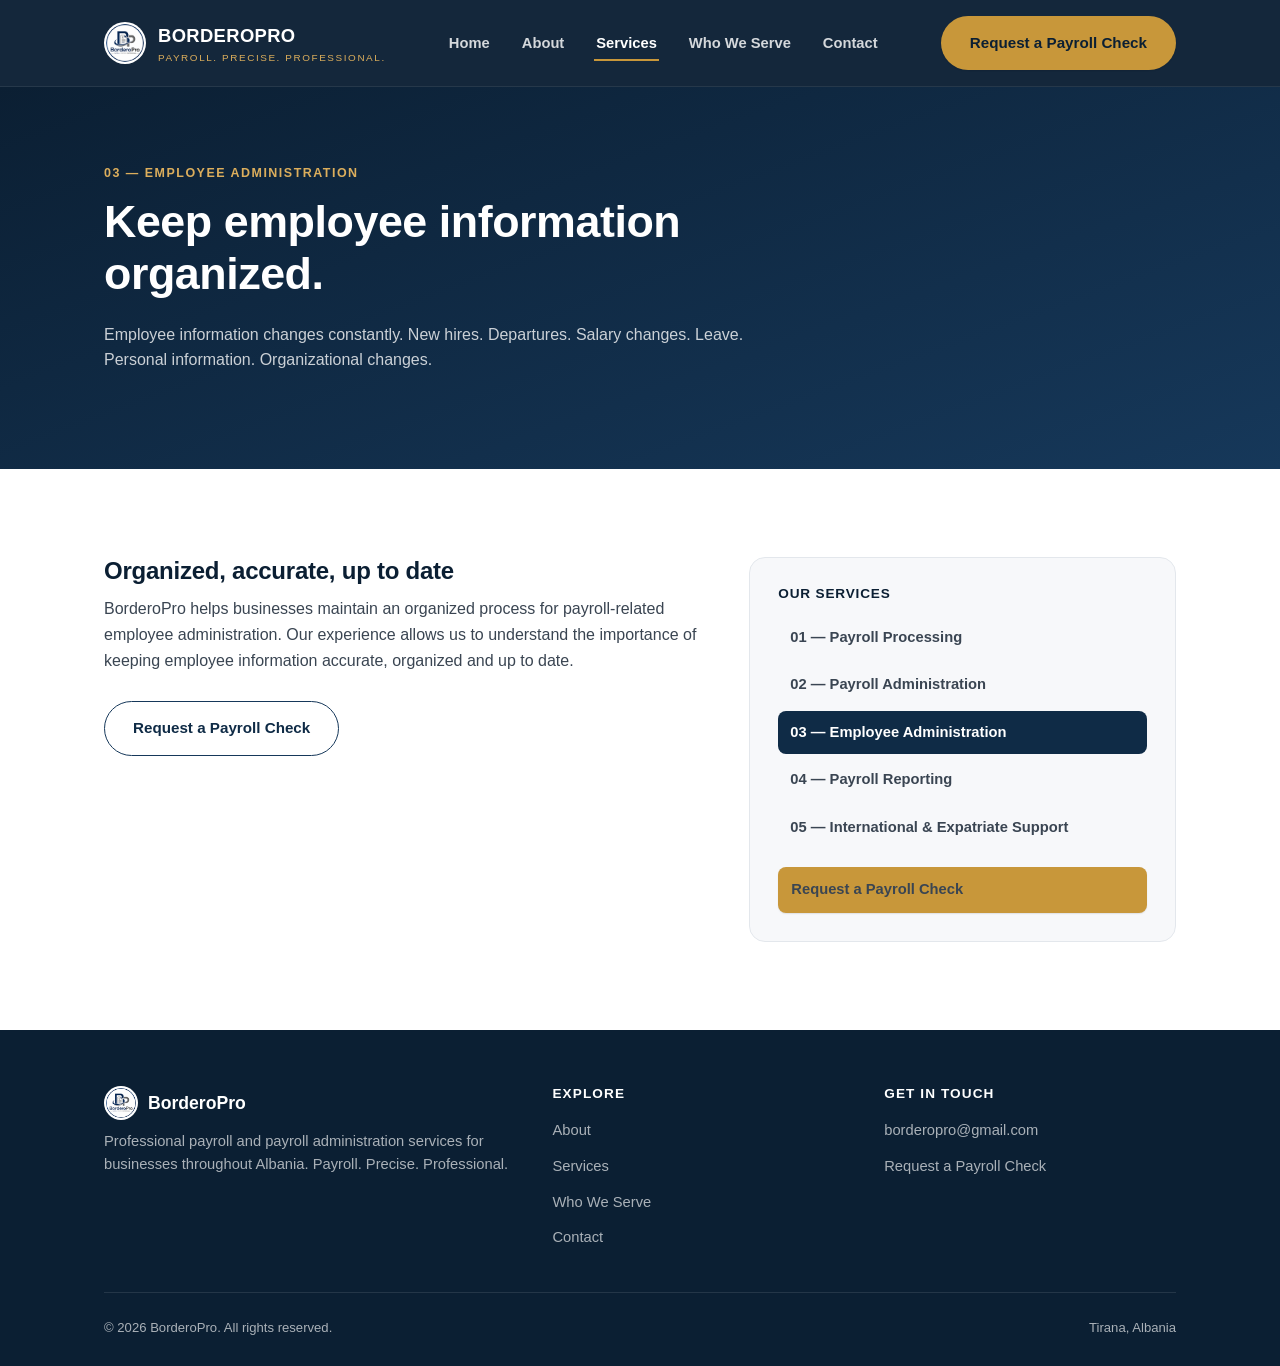
<file: services/employee-administration.html>
<!DOCTYPE html>
<html lang="en">
<head>
<meta charset="UTF-8">
<meta name="viewport" content="width=device-width, initial-scale=1.0">
<title>Employee Administration — BorderoPro</title>
<meta name="description" content="Keep employee information organized — new hires, departures, salary changes and more — with BorderoPro.">
<link rel="icon" type="image/png" href="../images/favicon.png">
<link rel="stylesheet" href="../css/style.css">
<link rel="stylesheet" href="../css/service-detail.css">
</head>
<body>

<header class="site-header">
  <nav class="nav">
    <a href="../index.html" class="brand">
      <img src="../images/logo-mark.png" alt="BorderoPro logo" class="brand-logo">
      <span class="brand-text">BORDEROPRO<small>Payroll. Precise. Professional.</small></span>
    </a>
    <button class="nav-toggle" aria-label="Toggle menu" aria-expanded="false"><span></span><span></span><span></span></button>
    <ul class="nav-links">
      <li><a href="../index.html">Home</a></li>
      <li><a href="../about.html">About</a></li>
      <li><a href="../services.html" aria-current="page">Services</a></li>
      <li><a href="../industries.html">Who We Serve</a></li>
      <li><a href="../contact.html">Contact</a></li>
    </ul>
    <div class="nav-cta">
      <a href="../contact.html" class="btn btn--gold">Request a Payroll Check</a>
    </div>
  </nav>
</header>

<main>

  <section class="section section--navy page-hero">
    <div class="container">
      <span class="eyebrow eyebrow--light">03 — Employee Administration</span>
      <h1>Keep employee information organized.</h1>
      <p>Employee information changes constantly. New hires. Departures. Salary changes. Leave. Personal information. Organizational changes.</p>
    </div>
  </section>

  <section class="section">
    <div class="container service-detail-grid">
      <div>
        <h2>Organized, accurate, up to date</h2>
        <p>BorderoPro helps businesses maintain an organized process for payroll-related employee administration. Our experience allows us to understand the importance of keeping employee information accurate, organized and up to date.</p>
        <p style="margin-top:28px;"><a href="../contact.html" class="btn btn--navy-outline">Request a Payroll Check</a></p>
      </div>
      <aside class="service-sidebar">
        <h4>Our Services</h4>
        <ul>
          <li><a href="payroll-processing.html">01 — Payroll Processing</a></li>
          <li><a href="payroll-administration.html">02 — Payroll Administration</a></li>
          <li><a href="employee-administration.html" aria-current="page">03 — Employee Administration</a></li>
          <li><a href="payroll-reporting.html">04 — Payroll Reporting</a></li>
          <li><a href="international-expatriate-support.html">05 — International &amp; Expatriate Support</a></li>
        </ul>
        <a href="../contact.html" class="btn btn--gold btn--block">Request a Payroll Check</a>
      </aside>
    </div>
  </section>

</main>

<footer class="site-footer">
  <div class="container">
    <div class="footer-grid">
      <div>
        <div class="footer-brand"><img src="../images/logo-mark.png" alt="" class="footer-logo">BorderoPro</div>
        <p>Professional payroll and payroll administration services for businesses throughout Albania. Payroll. Precise. Professional.</p>
      </div>
      <div>
        <h4>Explore</h4>
        <ul>
          <li><a href="../about.html">About</a></li>
          <li><a href="../services.html">Services</a></li>
          <li><a href="../industries.html">Who We Serve</a></li>
          <li><a href="../contact.html">Contact</a></li>
        </ul>
      </div>
      <div>
        <h4>Get in Touch</h4>
        <ul>
          <li><a href="mailto:borderopro@gmail.com">borderopro@gmail.com</a></li>
          <li><a href="../contact.html">Request a Payroll Check</a></li>
        </ul>
      </div>
    </div>
    <div class="footer-bottom">
      <span>&copy; <span data-year></span> BorderoPro. All rights reserved.</span>
      <span>Tirana, Albania</span>
    </div>
  </div>
</footer>

<script src="../js/main.js"></script>
</body>
</html>
</file>
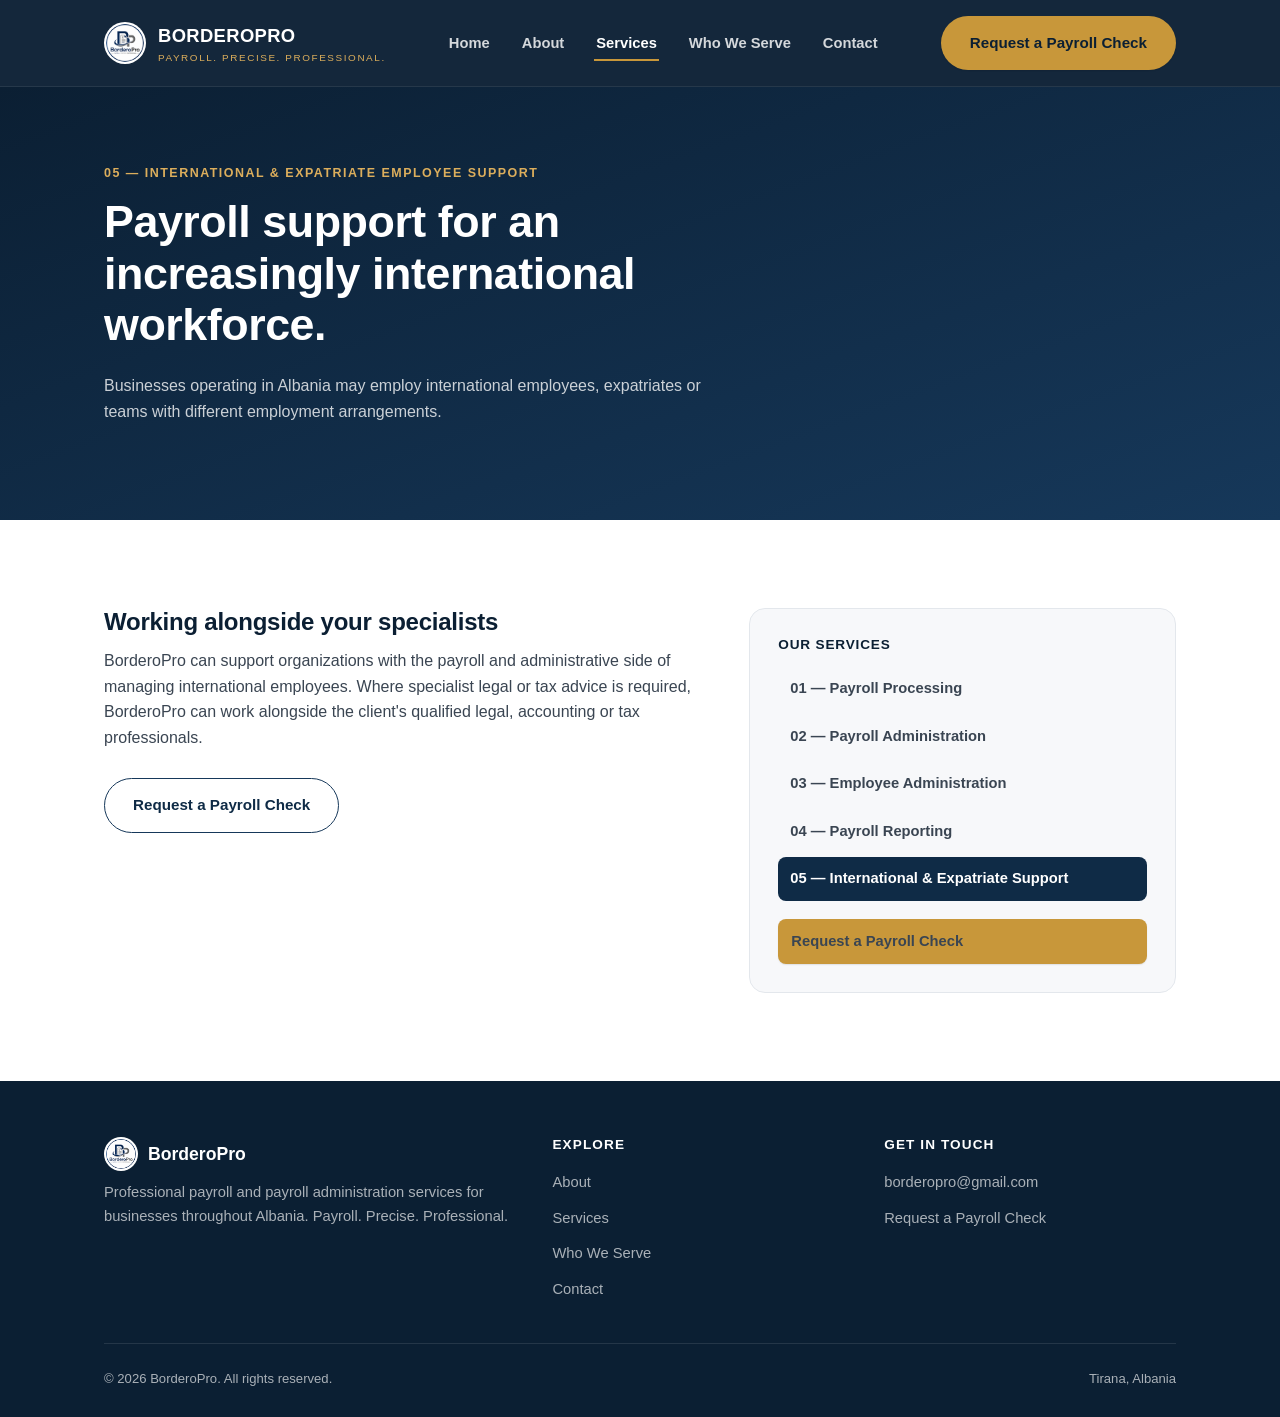
<file: services/international-expatriate-support.html>
<!DOCTYPE html>
<html lang="en">
<head>
<meta charset="UTF-8">
<meta name="viewport" content="width=device-width, initial-scale=1.0">
<title>International &amp; Expatriate Employee Support — BorderoPro</title>
<meta name="description" content="Payroll support for an increasingly international workforce in Albania — expatriates, international employees and diverse employment arrangements.">
<link rel="icon" type="image/png" href="../images/favicon.png">
<link rel="stylesheet" href="../css/style.css">
<link rel="stylesheet" href="../css/service-detail.css">
</head>
<body>

<header class="site-header">
  <nav class="nav">
    <a href="../index.html" class="brand">
      <img src="../images/logo-mark.png" alt="BorderoPro logo" class="brand-logo">
      <span class="brand-text">BORDEROPRO<small>Payroll. Precise. Professional.</small></span>
    </a>
    <button class="nav-toggle" aria-label="Toggle menu" aria-expanded="false"><span></span><span></span><span></span></button>
    <ul class="nav-links">
      <li><a href="../index.html">Home</a></li>
      <li><a href="../about.html">About</a></li>
      <li><a href="../services.html" aria-current="page">Services</a></li>
      <li><a href="../industries.html">Who We Serve</a></li>
      <li><a href="../contact.html">Contact</a></li>
    </ul>
    <div class="nav-cta">
      <a href="../contact.html" class="btn btn--gold">Request a Payroll Check</a>
    </div>
  </nav>
</header>

<main>

  <section class="section section--navy page-hero">
    <div class="container">
      <span class="eyebrow eyebrow--light">05 — International &amp; Expatriate Employee Support</span>
      <h1>Payroll support for an increasingly international workforce.</h1>
      <p>Businesses operating in Albania may employ international employees, expatriates or teams with different employment arrangements.</p>
    </div>
  </section>

  <section class="section">
    <div class="container service-detail-grid">
      <div>
        <h2>Working alongside your specialists</h2>
        <p>BorderoPro can support organizations with the payroll and administrative side of managing international employees. Where specialist legal or tax advice is required, BorderoPro can work alongside the client's qualified legal, accounting or tax professionals.</p>
        <p style="margin-top:28px;"><a href="../contact.html" class="btn btn--navy-outline">Request a Payroll Check</a></p>
      </div>
      <aside class="service-sidebar">
        <h4>Our Services</h4>
        <ul>
          <li><a href="payroll-processing.html">01 — Payroll Processing</a></li>
          <li><a href="payroll-administration.html">02 — Payroll Administration</a></li>
          <li><a href="employee-administration.html">03 — Employee Administration</a></li>
          <li><a href="payroll-reporting.html">04 — Payroll Reporting</a></li>
          <li><a href="international-expatriate-support.html" aria-current="page">05 — International &amp; Expatriate Support</a></li>
        </ul>
        <a href="../contact.html" class="btn btn--gold btn--block">Request a Payroll Check</a>
      </aside>
    </div>
  </section>

</main>

<footer class="site-footer">
  <div class="container">
    <div class="footer-grid">
      <div>
        <div class="footer-brand"><img src="../images/logo-mark.png" alt="" class="footer-logo">BorderoPro</div>
        <p>Professional payroll and payroll administration services for businesses throughout Albania. Payroll. Precise. Professional.</p>
      </div>
      <div>
        <h4>Explore</h4>
        <ul>
          <li><a href="../about.html">About</a></li>
          <li><a href="../services.html">Services</a></li>
          <li><a href="../industries.html">Who We Serve</a></li>
          <li><a href="../contact.html">Contact</a></li>
        </ul>
      </div>
      <div>
        <h4>Get in Touch</h4>
        <ul>
          <li><a href="mailto:borderopro@gmail.com">borderopro@gmail.com</a></li>
          <li><a href="../contact.html">Request a Payroll Check</a></li>
        </ul>
      </div>
    </div>
    <div class="footer-bottom">
      <span>&copy; <span data-year></span> BorderoPro. All rights reserved.</span>
      <span>Tirana, Albania</span>
    </div>
  </div>
</footer>

<script src="../js/main.js"></script>
</body>
</html>
</file>
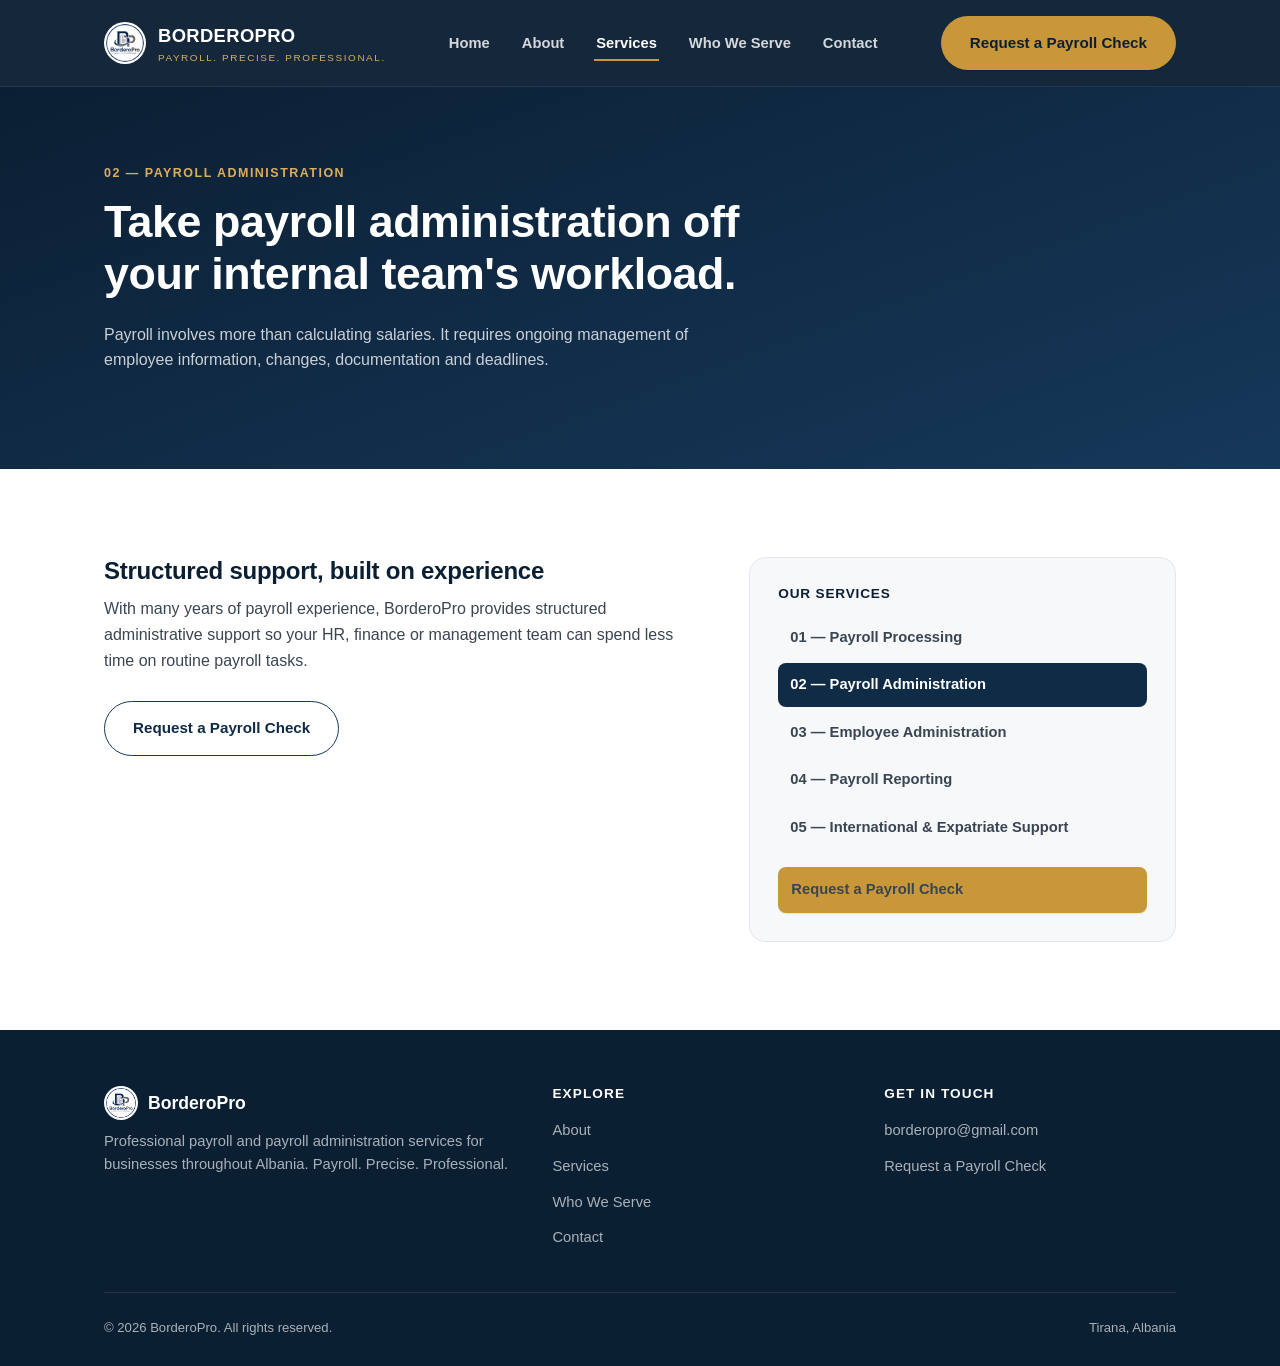
<file: services/payroll-administration.html>
<!DOCTYPE html>
<html lang="en">
<head>
<meta charset="UTF-8">
<meta name="viewport" content="width=device-width, initial-scale=1.0">
<title>Payroll Administration — BorderoPro</title>
<meta name="description" content="Take payroll administration off your internal team's workload with BorderoPro's structured support.">
<link rel="icon" type="image/png" href="../images/favicon.png">
<link rel="stylesheet" href="../css/style.css">
<link rel="stylesheet" href="../css/service-detail.css">
</head>
<body>

<header class="site-header">
  <nav class="nav">
    <a href="../index.html" class="brand">
      <img src="../images/logo-mark.png" alt="BorderoPro logo" class="brand-logo">
      <span class="brand-text">BORDEROPRO<small>Payroll. Precise. Professional.</small></span>
    </a>
    <button class="nav-toggle" aria-label="Toggle menu" aria-expanded="false"><span></span><span></span><span></span></button>
    <ul class="nav-links">
      <li><a href="../index.html">Home</a></li>
      <li><a href="../about.html">About</a></li>
      <li><a href="../services.html" aria-current="page">Services</a></li>
      <li><a href="../industries.html">Who We Serve</a></li>
      <li><a href="../contact.html">Contact</a></li>
    </ul>
    <div class="nav-cta">
      <a href="../contact.html" class="btn btn--gold">Request a Payroll Check</a>
    </div>
  </nav>
</header>

<main>

  <section class="section section--navy page-hero">
    <div class="container">
      <span class="eyebrow eyebrow--light">02 — Payroll Administration</span>
      <h1>Take payroll administration off your internal team's workload.</h1>
      <p>Payroll involves more than calculating salaries. It requires ongoing management of employee information, changes, documentation and deadlines.</p>
    </div>
  </section>

  <section class="section">
    <div class="container service-detail-grid">
      <div>
        <h2>Structured support, built on experience</h2>
        <p>With many years of payroll experience, BorderoPro provides structured administrative support so your HR, finance or management team can spend less time on routine payroll tasks.</p>
        <p style="margin-top:28px;"><a href="../contact.html" class="btn btn--navy-outline">Request a Payroll Check</a></p>
      </div>
      <aside class="service-sidebar">
        <h4>Our Services</h4>
        <ul>
          <li><a href="payroll-processing.html">01 — Payroll Processing</a></li>
          <li><a href="payroll-administration.html" aria-current="page">02 — Payroll Administration</a></li>
          <li><a href="employee-administration.html">03 — Employee Administration</a></li>
          <li><a href="payroll-reporting.html">04 — Payroll Reporting</a></li>
          <li><a href="international-expatriate-support.html">05 — International &amp; Expatriate Support</a></li>
        </ul>
        <a href="../contact.html" class="btn btn--gold btn--block">Request a Payroll Check</a>
      </aside>
    </div>
  </section>

</main>

<footer class="site-footer">
  <div class="container">
    <div class="footer-grid">
      <div>
        <div class="footer-brand"><img src="../images/logo-mark.png" alt="" class="footer-logo">BorderoPro</div>
        <p>Professional payroll and payroll administration services for businesses throughout Albania. Payroll. Precise. Professional.</p>
      </div>
      <div>
        <h4>Explore</h4>
        <ul>
          <li><a href="../about.html">About</a></li>
          <li><a href="../services.html">Services</a></li>
          <li><a href="../industries.html">Who We Serve</a></li>
          <li><a href="../contact.html">Contact</a></li>
        </ul>
      </div>
      <div>
        <h4>Get in Touch</h4>
        <ul>
          <li><a href="mailto:borderopro@gmail.com">borderopro@gmail.com</a></li>
          <li><a href="../contact.html">Request a Payroll Check</a></li>
        </ul>
      </div>
    </div>
    <div class="footer-bottom">
      <span>&copy; <span data-year></span> BorderoPro. All rights reserved.</span>
      <span>Tirana, Albania</span>
    </div>
  </div>
</footer>

<script src="../js/main.js"></script>
</body>
</html>
</file>
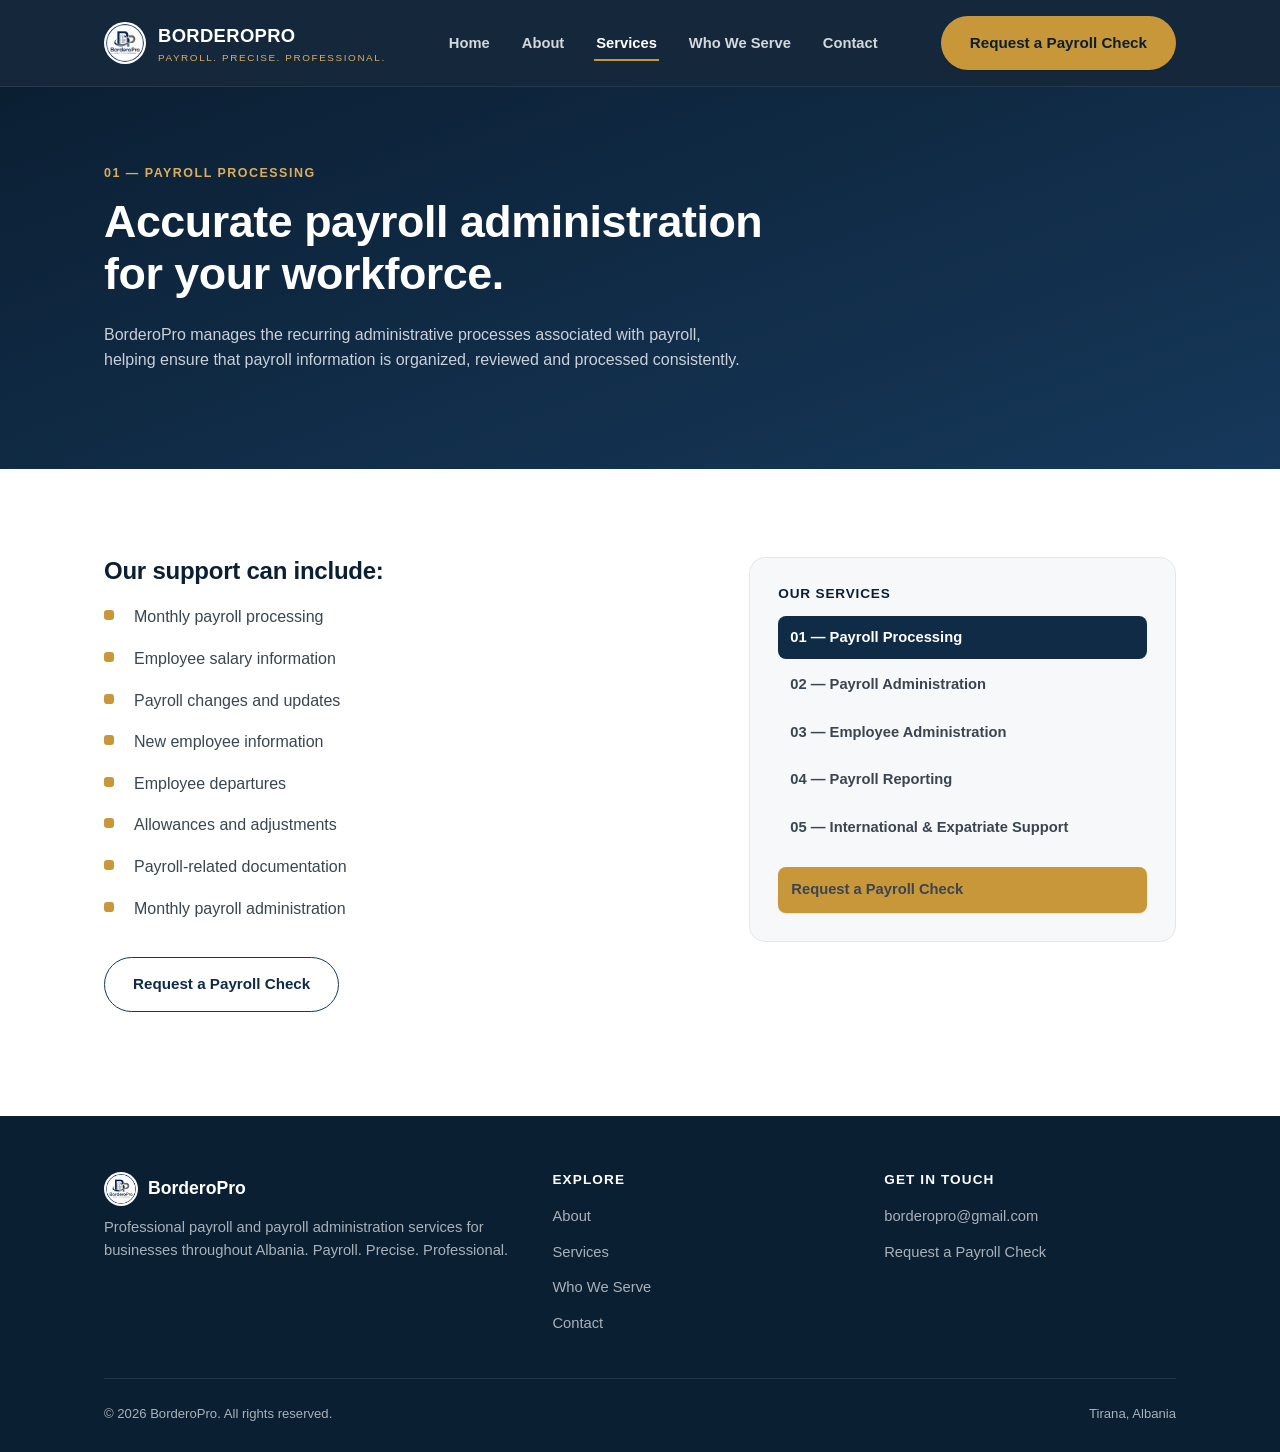
<file: services/payroll-processing.html>
<!DOCTYPE html>
<html lang="en">
<head>
<meta charset="UTF-8">
<meta name="viewport" content="width=device-width, initial-scale=1.0">
<title>Payroll Processing — BorderoPro</title>
<meta name="description" content="Accurate, structured monthly payroll processing for your workforce, from BorderoPro.">
<link rel="icon" type="image/png" href="../images/favicon.png">
<link rel="stylesheet" href="../css/style.css">
<link rel="stylesheet" href="../css/service-detail.css">
</head>
<body>

<header class="site-header">
  <nav class="nav">
    <a href="../index.html" class="brand">
      <img src="../images/logo-mark.png" alt="BorderoPro logo" class="brand-logo">
      <span class="brand-text">BORDEROPRO<small>Payroll. Precise. Professional.</small></span>
    </a>
    <button class="nav-toggle" aria-label="Toggle menu" aria-expanded="false"><span></span><span></span><span></span></button>
    <ul class="nav-links">
      <li><a href="../index.html">Home</a></li>
      <li><a href="../about.html">About</a></li>
      <li><a href="../services.html" aria-current="page">Services</a></li>
      <li><a href="../industries.html">Who We Serve</a></li>
      <li><a href="../contact.html">Contact</a></li>
    </ul>
    <div class="nav-cta">
      <a href="../contact.html" class="btn btn--gold">Request a Payroll Check</a>
    </div>
  </nav>
</header>

<main>

  <section class="section section--navy page-hero">
    <div class="container">
      <span class="eyebrow eyebrow--light">01 — Payroll Processing</span>
      <h1>Accurate payroll administration for your workforce.</h1>
      <p>BorderoPro manages the recurring administrative processes associated with payroll, helping ensure that payroll information is organized, reviewed and processed consistently.</p>
    </div>
  </section>

  <section class="section">
    <div class="container service-detail-grid">
      <div>
        <h2>Our support can include:</h2>
        <ul class="check-list">
          <li>Monthly payroll processing</li>
          <li>Employee salary information</li>
          <li>Payroll changes and updates</li>
          <li>New employee information</li>
          <li>Employee departures</li>
          <li>Allowances and adjustments</li>
          <li>Payroll-related documentation</li>
          <li>Monthly payroll administration</li>
        </ul>
        <p style="margin-top:28px;"><a href="../contact.html" class="btn btn--navy-outline">Request a Payroll Check</a></p>
      </div>
      <aside class="service-sidebar">
        <h4>Our Services</h4>
        <ul>
          <li><a href="payroll-processing.html" aria-current="page">01 — Payroll Processing</a></li>
          <li><a href="payroll-administration.html">02 — Payroll Administration</a></li>
          <li><a href="employee-administration.html">03 — Employee Administration</a></li>
          <li><a href="payroll-reporting.html">04 — Payroll Reporting</a></li>
          <li><a href="international-expatriate-support.html">05 — International &amp; Expatriate Support</a></li>
        </ul>
        <a href="../contact.html" class="btn btn--gold btn--block">Request a Payroll Check</a>
      </aside>
    </div>
  </section>

</main>

<footer class="site-footer">
  <div class="container">
    <div class="footer-grid">
      <div>
        <div class="footer-brand"><img src="../images/logo-mark.png" alt="" class="footer-logo">BorderoPro</div>
        <p>Professional payroll and payroll administration services for businesses throughout Albania. Payroll. Precise. Professional.</p>
      </div>
      <div>
        <h4>Explore</h4>
        <ul>
          <li><a href="../about.html">About</a></li>
          <li><a href="../services.html">Services</a></li>
          <li><a href="../industries.html">Who We Serve</a></li>
          <li><a href="../contact.html">Contact</a></li>
        </ul>
      </div>
      <div>
        <h4>Get in Touch</h4>
        <ul>
          <li><a href="mailto:borderopro@gmail.com">borderopro@gmail.com</a></li>
          <li><a href="../contact.html">Request a Payroll Check</a></li>
        </ul>
      </div>
    </div>
    <div class="footer-bottom">
      <span>&copy; <span data-year></span> BorderoPro. All rights reserved.</span>
      <span>Tirana, Albania</span>
    </div>
  </div>
</footer>

<script src="../js/main.js"></script>
</body>
</html>
</file>
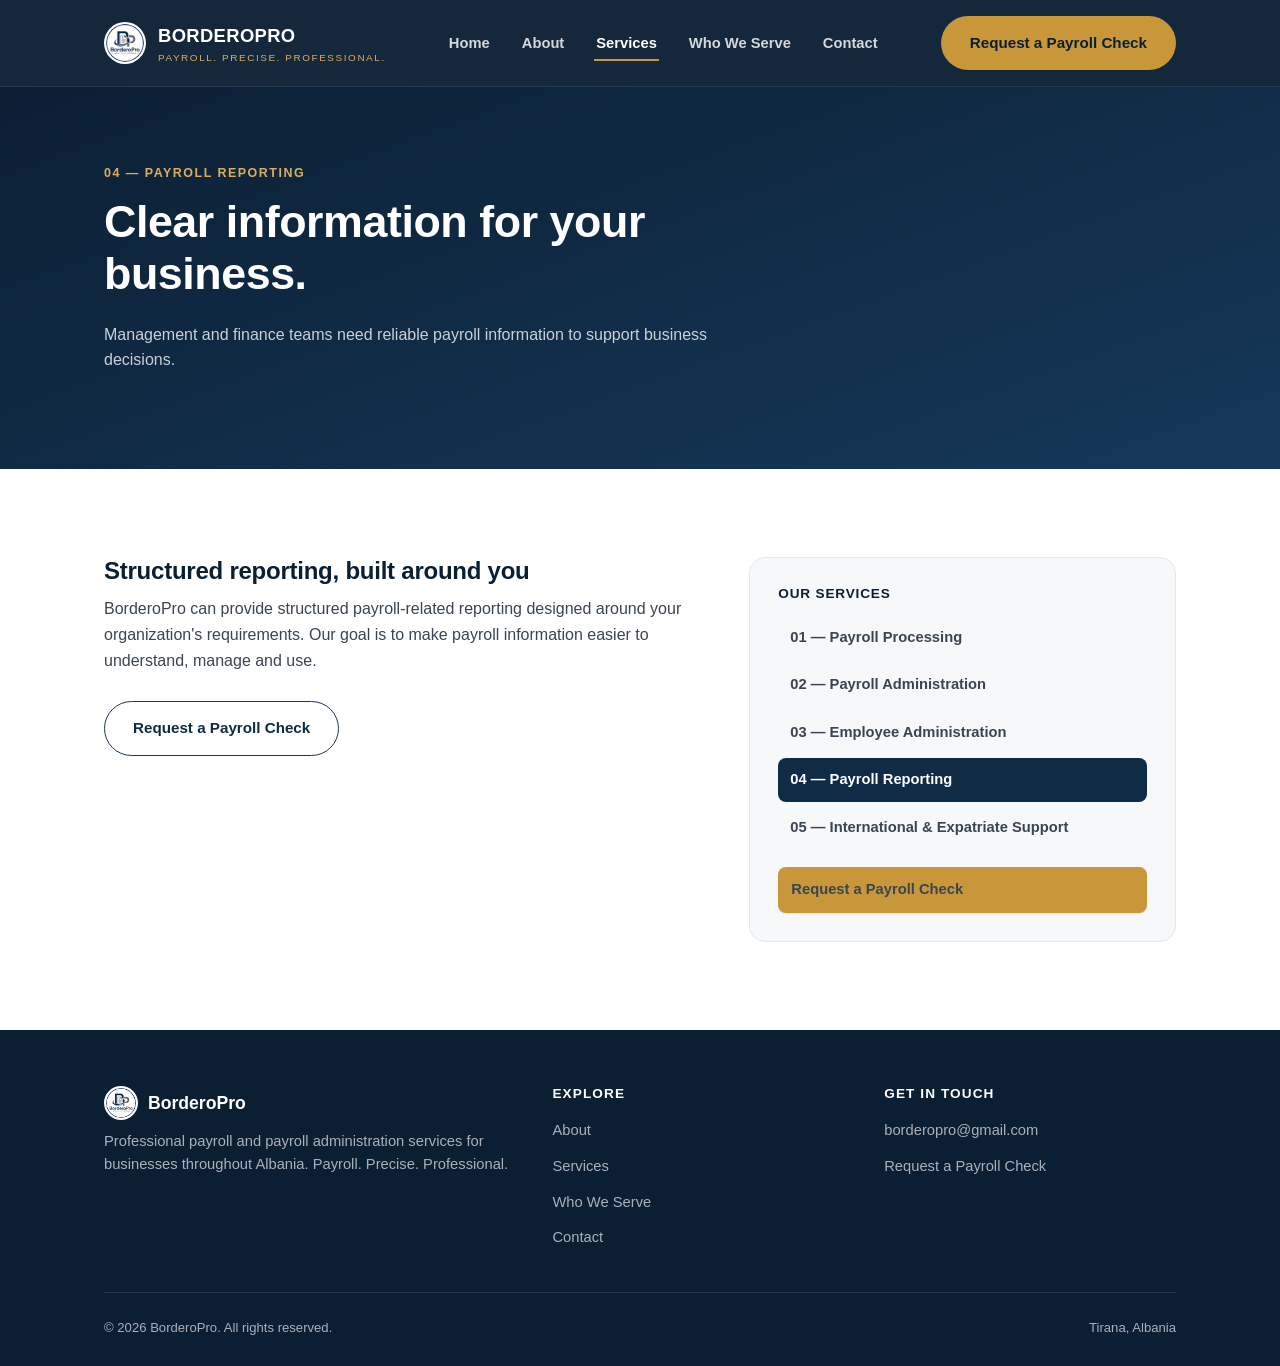
<file: services/payroll-reporting.html>
<!DOCTYPE html>
<html lang="en">
<head>
<meta charset="UTF-8">
<meta name="viewport" content="width=device-width, initial-scale=1.0">
<title>Payroll Reporting — BorderoPro</title>
<meta name="description" content="Clear, organized payroll-related reporting designed around your organization's requirements, from BorderoPro.">
<link rel="icon" type="image/png" href="../images/favicon.png">
<link rel="stylesheet" href="../css/style.css">
<link rel="stylesheet" href="../css/service-detail.css">
</head>
<body>

<header class="site-header">
  <nav class="nav">
    <a href="../index.html" class="brand">
      <img src="../images/logo-mark.png" alt="BorderoPro logo" class="brand-logo">
      <span class="brand-text">BORDEROPRO<small>Payroll. Precise. Professional.</small></span>
    </a>
    <button class="nav-toggle" aria-label="Toggle menu" aria-expanded="false"><span></span><span></span><span></span></button>
    <ul class="nav-links">
      <li><a href="../index.html">Home</a></li>
      <li><a href="../about.html">About</a></li>
      <li><a href="../services.html" aria-current="page">Services</a></li>
      <li><a href="../industries.html">Who We Serve</a></li>
      <li><a href="../contact.html">Contact</a></li>
    </ul>
    <div class="nav-cta">
      <a href="../contact.html" class="btn btn--gold">Request a Payroll Check</a>
    </div>
  </nav>
</header>

<main>

  <section class="section section--navy page-hero">
    <div class="container">
      <span class="eyebrow eyebrow--light">04 — Payroll Reporting</span>
      <h1>Clear information for your business.</h1>
      <p>Management and finance teams need reliable payroll information to support business decisions.</p>
    </div>
  </section>

  <section class="section">
    <div class="container service-detail-grid">
      <div>
        <h2>Structured reporting, built around you</h2>
        <p>BorderoPro can provide structured payroll-related reporting designed around your organization's requirements. Our goal is to make payroll information easier to understand, manage and use.</p>
        <p style="margin-top:28px;"><a href="../contact.html" class="btn btn--navy-outline">Request a Payroll Check</a></p>
      </div>
      <aside class="service-sidebar">
        <h4>Our Services</h4>
        <ul>
          <li><a href="payroll-processing.html">01 — Payroll Processing</a></li>
          <li><a href="payroll-administration.html">02 — Payroll Administration</a></li>
          <li><a href="employee-administration.html">03 — Employee Administration</a></li>
          <li><a href="payroll-reporting.html" aria-current="page">04 — Payroll Reporting</a></li>
          <li><a href="international-expatriate-support.html">05 — International &amp; Expatriate Support</a></li>
        </ul>
        <a href="../contact.html" class="btn btn--gold btn--block">Request a Payroll Check</a>
      </aside>
    </div>
  </section>

</main>

<footer class="site-footer">
  <div class="container">
    <div class="footer-grid">
      <div>
        <div class="footer-brand"><img src="../images/logo-mark.png" alt="" class="footer-logo">BorderoPro</div>
        <p>Professional payroll and payroll administration services for businesses throughout Albania. Payroll. Precise. Professional.</p>
      </div>
      <div>
        <h4>Explore</h4>
        <ul>
          <li><a href="../about.html">About</a></li>
          <li><a href="../services.html">Services</a></li>
          <li><a href="../industries.html">Who We Serve</a></li>
          <li><a href="../contact.html">Contact</a></li>
        </ul>
      </div>
      <div>
        <h4>Get in Touch</h4>
        <ul>
          <li><a href="mailto:borderopro@gmail.com">borderopro@gmail.com</a></li>
          <li><a href="../contact.html">Request a Payroll Check</a></li>
        </ul>
      </div>
    </div>
    <div class="footer-bottom">
      <span>&copy; <span data-year></span> BorderoPro. All rights reserved.</span>
      <span>Tirana, Albania</span>
    </div>
  </div>
</footer>

<script src="../js/main.js"></script>
</body>
</html>
</file>
<file: css/style.css>
/* ==========================================================================
   BorderoPro — Global stylesheet (reset, tokens, nav, footer, components)
   ========================================================================== */

:root {
  --navy-900: #0b1f33;
  --navy-800: #0f2b46;
  --navy-700: #16385a;
  --navy-600: #1f4a73;
  --gold-500: #c8973a;
  --gold-400: #dcae5c;
  --ink-900: #101418;
  --ink-700: #3a4552;
  --ink-500: #6b7684;
  --line-200: #e3e7ec;
  --line-100: #eef1f4;
  --bg-000: #ffffff;
  --bg-050: #f7f8fa;
  --bg-navy-tint: #eef2f6;

  --radius-md: 10px;
  --radius-lg: 16px;
  --shadow-sm: 0 1px 2px rgba(16, 20, 24, 0.06), 0 1px 1px rgba(16, 20, 24, 0.04);
  --shadow-md: 0 8px 24px rgba(11, 31, 51, 0.10);
  --shadow-lg: 0 20px 48px rgba(11, 31, 51, 0.16);

  --container: 1120px;
  --font-sans: -apple-system, BlinkMacSystemFont, "Segoe UI", Roboto, Helvetica, Arial, sans-serif;
}

* { box-sizing: border-box; }
html { scroll-behavior: smooth; }

body {
  margin: 0;
  font-family: var(--font-sans);
  color: var(--ink-900);
  background: var(--bg-000);
  line-height: 1.6;
  overflow-wrap: break-word;
  -webkit-font-smoothing: antialiased;
}

img { max-width: 100%; display: block; }

h1, h2, h3, h4 {
  margin: 0 0 0.5em;
  line-height: 1.15;
  font-weight: 700;
  color: var(--navy-900);
  letter-spacing: -0.01em;
}

p { margin: 0 0 1em; color: var(--ink-700); }

a { color: inherit; text-decoration: none; }

ul { margin: 0; padding: 0; list-style: none; }

.container {
  width: 100%;
  max-width: var(--container);
  margin: 0 auto;
  padding: 0 24px;
}

.eyebrow {
  display: inline-block;
  font-size: 0.78rem;
  font-weight: 700;
  letter-spacing: 0.12em;
  text-transform: uppercase;
  color: var(--gold-500);
  margin-bottom: 12px;
}

.section {
  padding: 88px 0;
}
.section--tight { padding: 64px 0; }
.section--alt { background: var(--bg-050); }
.section--navy {
  background: linear-gradient(160deg, var(--navy-900), var(--navy-700));
  color: #fff;
}
.section--navy h1, .section--navy h2, .section--navy h3 { color: #fff; }
.section--navy p { color: rgba(255,255,255,0.78); }

.section-head {
  max-width: 680px;
  margin: 0 0 48px;
}
.section-head--center { margin-left: auto; margin-right: auto; text-align: center; }

/* Buttons */
.btn {
  display: inline-flex;
  align-items: center;
  gap: 8px;
  padding: 14px 28px;
  border-radius: 999px;
  font-weight: 700;
  font-size: 0.95rem;
  border: 1px solid transparent;
  cursor: pointer;
  transition: transform 0.15s ease, box-shadow 0.15s ease, background 0.15s ease, color 0.15s ease;
}
.btn:hover { transform: translateY(-1px); }

.btn--gold {
  background: var(--gold-500);
  color: var(--navy-900);
  box-shadow: var(--shadow-sm);
}
.btn--gold:hover { background: var(--gold-400); box-shadow: var(--shadow-md); }

.btn--outline {
  background: transparent;
  border-color: rgba(255,255,255,0.4);
  color: #fff;
}
.btn--outline:hover { background: rgba(255,255,255,0.1); }

.btn--navy-outline {
  background: transparent;
  border-color: var(--navy-700);
  color: var(--navy-800);
}
.btn--navy-outline:hover { background: var(--navy-800); color: #fff; }

.btn--block { width: 100%; justify-content: center; }

/* ---------------------------------- Header / Nav ---------------------------------- */
.site-header {
  position: sticky;
  top: 0;
  z-index: 100;
  background: rgba(11, 31, 51, 0.96);
  backdrop-filter: saturate(140%) blur(6px);
  border-bottom: 1px solid rgba(255,255,255,0.08);
}

.nav {
  display: flex;
  align-items: center;
  justify-content: space-between;
  padding: 16px 24px;
  max-width: var(--container);
  margin: 0 auto;
}

.brand {
  display: flex;
  align-items: center;
  gap: 12px;
  color: #fff;
  font-weight: 800;
  font-size: 1.15rem;
  letter-spacing: 0.02em;
}
.brand-logo {
  width: 42px;
  height: 42px;
  border-radius: 50%;
  background: #fff;
  padding: 2px;
  object-fit: cover;
  flex-shrink: 0;
}
.brand-text {
  display: flex;
  flex-direction: column;
}
.brand small {
  font-weight: 500;
  font-size: 0.62rem;
  letter-spacing: 0.16em;
  text-transform: uppercase;
  color: var(--gold-400);
}

.nav-links {
  display: flex;
  align-items: center;
  gap: 28px;
}
.nav-links a {
  color: rgba(255,255,255,0.82);
  font-size: 0.92rem;
  font-weight: 600;
  padding: 8px 2px;
  border-bottom: 2px solid transparent;
  transition: color 0.15s ease, border-color 0.15s ease;
}
.nav-links a:hover,
.nav-links a[aria-current="page"] {
  color: #fff;
  border-bottom-color: var(--gold-500);
}

.nav-cta {
  display: flex;
  align-items: center;
  gap: 16px;
}

.nav-toggle {
  display: none;
  flex-direction: column;
  justify-content: center;
  gap: 5px;
  width: 44px;
  height: 44px;
  flex-shrink: 0;
  background: transparent;
  border: 1px solid rgba(255,255,255,0.25);
  border-radius: 8px;
  cursor: pointer;
}
.nav-toggle span {
  display: block;
  height: 2px;
  width: 18px;
  margin: 0 auto;
  background: #fff;
  transition: transform 0.2s ease, opacity 0.2s ease;
}
.nav-toggle[aria-expanded="true"] span:nth-child(1) { transform: translateY(7px) rotate(45deg); }
.nav-toggle[aria-expanded="true"] span:nth-child(2) { opacity: 0; }
.nav-toggle[aria-expanded="true"] span:nth-child(3) { transform: translateY(-7px) rotate(-45deg); }

@media (max-width: 860px) {
  .nav-toggle { display: flex; }
  .nav { padding: 12px 20px; flex-wrap: nowrap; }
  .nav-links {
    position: absolute;
    top: 100%;
    left: 0;
    right: 0;
    background: var(--navy-900);
    flex-direction: column;
    align-items: flex-start;
    gap: 0;
    padding: 8px 20px 16px;
    display: none;
    max-height: calc(100vh - 100%);
    overflow-y: auto;
    border-bottom: 1px solid rgba(255,255,255,0.08);
  }
  .nav-links.is-open { display: flex; }
  .nav-links a { width: 100%; padding: 14px 0 4px; border-bottom: 1px solid rgba(255,255,255,0.06); font-size: 1rem; }
  .nav-cta { display: none; }
  .brand { gap: 10px; }
  .brand-logo { width: 36px; height: 36px; }
  .brand-text { font-size: 0.95rem; }
}

@media (max-width: 400px) {
  .brand small { display: none; }
}

/* ---------------------------------- Cards ---------------------------------- */
.card {
  background: #fff;
  border: 1px solid var(--line-200);
  border-radius: var(--radius-lg);
  padding: 32px;
  box-shadow: var(--shadow-sm);
  transition: box-shadow 0.2s ease, transform 0.2s ease;
}
.card:hover { box-shadow: var(--shadow-md); transform: translateY(-2px); }

.card-grid {
  display: grid;
  gap: 24px;
  grid-template-columns: repeat(auto-fit, minmax(260px, 1fr));
}

.card-icon {
  width: 48px;
  height: 48px;
  border-radius: 12px;
  background: var(--bg-navy-tint);
  color: var(--navy-800);
  display: flex;
  align-items: center;
  justify-content: center;
  font-weight: 800;
  margin-bottom: 20px;
}

.card--link {
  display: block;
  cursor: pointer;
}
.card-arrow {
  display: inline-flex;
  align-items: center;
  gap: 6px;
  margin-top: 16px;
  font-weight: 700;
  font-size: 0.9rem;
  color: var(--navy-800);
}
.card:hover .card-arrow { color: var(--gold-500); }

/* Numbered list rows (Why Experience Matters, service bullets, etc.) */
.numbered-grid {
  display: grid;
  gap: 20px;
  grid-template-columns: repeat(auto-fit, minmax(240px, 1fr));
}
.numbered-item {
  padding: 28px;
  background: #fff;
  border: 1px solid var(--line-200);
  border-radius: var(--radius-lg);
}
.numbered-item .num {
  font-size: 0.8rem;
  font-weight: 800;
  letter-spacing: 0.08em;
  color: var(--gold-500);
  margin-bottom: 10px;
  display: block;
}

.check-list li {
  position: relative;
  padding: 8px 0 8px 30px;
  color: var(--ink-700);
}
.cta-banner .check-list li,
.section--navy .check-list li {
  color: rgba(255,255,255,0.82);
}
.check-list li::before {
  content: "";
  position: absolute;
  left: 0;
  top: 14px;
  width: 10px;
  height: 10px;
  border-radius: 3px;
  background: var(--gold-500);
}

.tag-strip {
  display: flex;
  flex-wrap: wrap;
  gap: 10px 0;
  color: var(--ink-500);
  font-size: 0.95rem;
}
.tag-strip span:not(:last-child)::after {
  content: "|";
  margin: 0 12px;
  color: var(--line-200);
}

.strapline {
  font-weight: 700;
  color: var(--navy-800);
  letter-spacing: 0.01em;
}

/* CTA banner */
.cta-banner {
  background: linear-gradient(135deg, var(--navy-800), var(--navy-600));
  border-radius: var(--radius-lg);
  padding: 56px;
  color: #fff;
  display: flex;
  flex-wrap: wrap;
  align-items: center;
  justify-content: space-between;
  gap: 32px;
}
.cta-banner h2 { color: #fff; margin-bottom: 8px; }
.cta-banner p { color: rgba(255,255,255,0.78); margin-bottom: 0; max-width: 480px; }

/* ---------------------------------- Footer ---------------------------------- */
.site-footer {
  background: var(--navy-900);
  color: rgba(255,255,255,0.65);
  padding: 56px 0 28px;
}
.footer-grid {
  display: grid;
  gap: 40px;
  grid-template-columns: 1.4fr 1fr 1fr;
  padding-bottom: 32px;
  border-bottom: 1px solid rgba(255,255,255,0.1);
}
.footer-grid h4 {
  color: #fff;
  font-size: 0.85rem;
  letter-spacing: 0.08em;
  text-transform: uppercase;
  margin-bottom: 16px;
}
.footer-grid a, .footer-grid p { color: rgba(255,255,255,0.65); font-size: 0.92rem; }
.footer-grid li { margin-bottom: 10px; }
.footer-grid li a:hover { color: var(--gold-400); }
.footer-brand {
  color: #fff;
  font-weight: 800;
  font-size: 1.1rem;
  margin-bottom: 10px;
  display: flex;
  align-items: center;
  gap: 10px;
}
.footer-logo {
  width: 34px;
  height: 34px;
  border-radius: 50%;
  background: #fff;
  padding: 2px;
  object-fit: cover;
}
.footer-bottom {
  padding-top: 24px;
  display: flex;
  flex-wrap: wrap;
  justify-content: space-between;
  gap: 12px;
  font-size: 0.82rem;
}

@media (max-width: 760px) {
  .footer-grid { grid-template-columns: 1fr; }
  .cta-banner { padding: 36px 24px; }
  .section { padding: 56px 0; }
  .section--tight { padding: 40px 0; }
  .section-head { margin-bottom: 32px; }
  .card-grid { grid-template-columns: 1fr; gap: 16px; }
  .numbered-grid { grid-template-columns: 1fr; gap: 16px; }
  .card { padding: 24px; }
  .numbered-item { padding: 22px; }
  .cta-banner { flex-direction: column; align-items: flex-start; }
  .footer-bottom { flex-direction: column; gap: 8px; }
}

@media (max-width: 480px) {
  .container { padding: 0 16px; }
  .section { padding: 44px 0; }
  h1 { font-size: clamp(1.9rem, 8vw, 2.6rem); }
  h2 { font-size: clamp(1.5rem, 6vw, 1.9rem); }
  .btn { padding: 13px 22px; font-size: 0.9rem; }
  .hero-actions .btn,
  .cta-banner .btn { width: 100%; justify-content: center; }
}

/* Utility */
.mt-0 { margin-top: 0; }
.text-center { text-align: center; }
.eyebrow--light { color: var(--gold-400); }
</file>
<file: css/home.css>
/* BorderoPro — Home page specific styles */

.hero { padding: 96px 0 104px; }
.hero-grid { max-width: 760px; }

.hero-logo {
  width: 128px;
  background: #fff;
  border-radius: 20px;
  padding: 14px;
  box-shadow: var(--shadow-lg);
  margin-bottom: 28px;
}

.hero h1 {
  font-size: clamp(2.6rem, 5vw, 4rem);
  margin-bottom: 18px;
}

.hero-bilingual {
  display: flex;
  flex-direction: column;
  gap: 2px;
  font-size: 1.05rem;
  color: rgba(255,255,255,0.85);
  margin-bottom: 22px;
}
.hero-bilingual span:first-child { font-style: italic; color: var(--gold-400); }

.hero-lead {
  font-size: 1.15rem;
  font-weight: 700;
  color: #fff;
  margin-bottom: 20px;
}

.hero .container p { color: rgba(255,255,255,0.78); }

.hero-actions {
  display: flex;
  flex-wrap: wrap;
  gap: 16px;
  margin-top: 28px;
}

.objective-panel {
  background: var(--bg-050);
  border: 1px solid var(--line-200);
  border-radius: var(--radius-lg);
  padding: 36px 40px;
  margin-bottom: 32px;
}
.objective-statement {
  font-size: 1.2rem;
  font-weight: 700;
  color: var(--navy-800);
}
.objective-list { max-width: 480px; }

.why-panel {
  max-width: 720px;
  text-align: center;
  margin: 0 auto;
}
.why-panel > div { display: inline-block; text-align: left; }

@media (max-width: 760px) {
  .hero { padding: 56px 0 64px; }
  .hero-logo { width: 96px; padding: 10px; border-radius: 16px; margin-bottom: 20px; }
  .hero h1 { font-size: clamp(2.1rem, 9vw, 2.8rem); }
  .hero-lead { font-size: 1.05rem; }
  .objective-panel { padding: 24px; }
  .objective-statement { font-size: 1.05rem; }
}

@media (max-width: 420px) {
  .hero-bilingual { font-size: 0.92rem; }
}
</file>
<file: css/about.css>
/* BorderoPro — About page specific styles */

.page-hero { padding: 80px 0 88px; }
.page-hero h1 { font-size: clamp(2.2rem, 4vw, 3rem); max-width: 720px; }
.page-hero p { max-width: 680px; }

.promise-panel {
  max-width: 720px;
  text-align: center;
  margin: 0 auto;
}

@media (max-width: 760px) {
  .page-hero { padding: 56px 0 64px; }
  .page-hero h1 { font-size: clamp(1.9rem, 8vw, 2.6rem); }
}
</file>
<file: css/industries.css>
/* BorderoPro — Industries / Who We Serve page specific styles */

.page-hero { padding: 80px 0 88px; }
.page-hero h1 { font-size: clamp(2.2rem, 4vw, 3rem); max-width: 720px; }
.page-hero p { max-width: 680px; }

.regions-strip {
  display: flex;
  flex-wrap: wrap;
  justify-content: center;
  gap: 10px 28px;
  padding: 8px 0;
  font-weight: 700;
  color: var(--ink-500);
  text-align: center;
}
.regions-strip__highlight { color: var(--gold-500); }

@media (max-width: 760px) {
  .page-hero { padding: 56px 0 64px; }
  .page-hero h1 { font-size: clamp(1.9rem, 8vw, 2.6rem); }
  .regions-strip { gap: 8px 16px; font-size: 0.92rem; }
}
</file>
<file: css/services.css>
/* BorderoPro — Services overview page specific styles */

.page-hero { padding: 80px 0 88px; }
.page-hero h1 { font-size: clamp(2.2rem, 4vw, 3rem); max-width: 720px; }
.page-hero p { max-width: 680px; }

.services-list {
  display: flex;
  flex-direction: column;
  gap: 16px;
}

.service-row {
  display: grid;
  grid-template-columns: 64px 1fr auto;
  align-items: center;
  gap: 24px;
  padding: 28px 32px;
  background: #fff;
  border: 1px solid var(--line-200);
  border-radius: var(--radius-lg);
  transition: box-shadow 0.2s ease, transform 0.2s ease, border-color 0.2s ease;
}
.service-row:hover {
  box-shadow: var(--shadow-md);
  transform: translateY(-2px);
  border-color: var(--gold-400);
}
.service-row:hover .card-arrow { color: var(--gold-500); }

.service-row-index {
  font-size: 1.6rem;
  font-weight: 800;
  color: var(--line-200);
}
.service-row h2 { margin-bottom: 6px; font-size: 1.25rem; }
.service-row p { margin: 0; }
.service-row .card-arrow { white-space: nowrap; margin-top: 0; }

@media (max-width: 760px) {
  .page-hero { padding: 56px 0 64px; }
  .page-hero h1 { font-size: clamp(1.9rem, 8vw, 2.6rem); }
}

@media (max-width: 640px) {
  .service-row { grid-template-columns: 40px 1fr; padding: 20px; gap: 16px; }
  .service-row .card-arrow { grid-column: 2; }
  .service-row h2 { font-size: 1.1rem; }
}
</file>
<file: css/service-detail.css>
/* BorderoPro — Service detail page specific styles */

.page-hero { padding: 72px 0 80px; }
.page-hero h1 { font-size: clamp(2rem, 3.6vw, 2.8rem); max-width: 680px; }
.page-hero p { max-width: 640px; }

.service-detail-grid {
  display: grid;
  grid-template-columns: 1.4fr 1fr;
  gap: 48px;
  align-items: start;
}
@media (max-width: 860px) {
  .service-detail-grid { grid-template-columns: 1fr; }
  .service-sidebar { position: static; }
}

@media (max-width: 760px) {
  .page-hero { padding: 44px 0 52px; }
  .page-hero h1 { font-size: clamp(1.7rem, 8vw, 2.3rem); }
}

.service-sidebar {
  position: sticky;
  top: 96px;
  background: var(--bg-050);
  border: 1px solid var(--line-200);
  border-radius: var(--radius-lg);
  padding: 28px;
}
.service-sidebar h4 {
  font-size: 0.85rem;
  letter-spacing: 0.06em;
  text-transform: uppercase;
  margin-bottom: 14px;
}
.service-sidebar ul { display: flex; flex-direction: column; gap: 4px; }
.service-sidebar a {
  display: block;
  padding: 10px 12px;
  border-radius: 8px;
  font-weight: 600;
  font-size: 0.92rem;
  color: var(--ink-700);
}
.service-sidebar a:hover { background: #fff; color: var(--navy-800); }
.service-sidebar a[aria-current="page"] {
  background: var(--navy-800);
  color: #fff;
}
.service-sidebar .btn { margin-top: 18px; }
</file>
